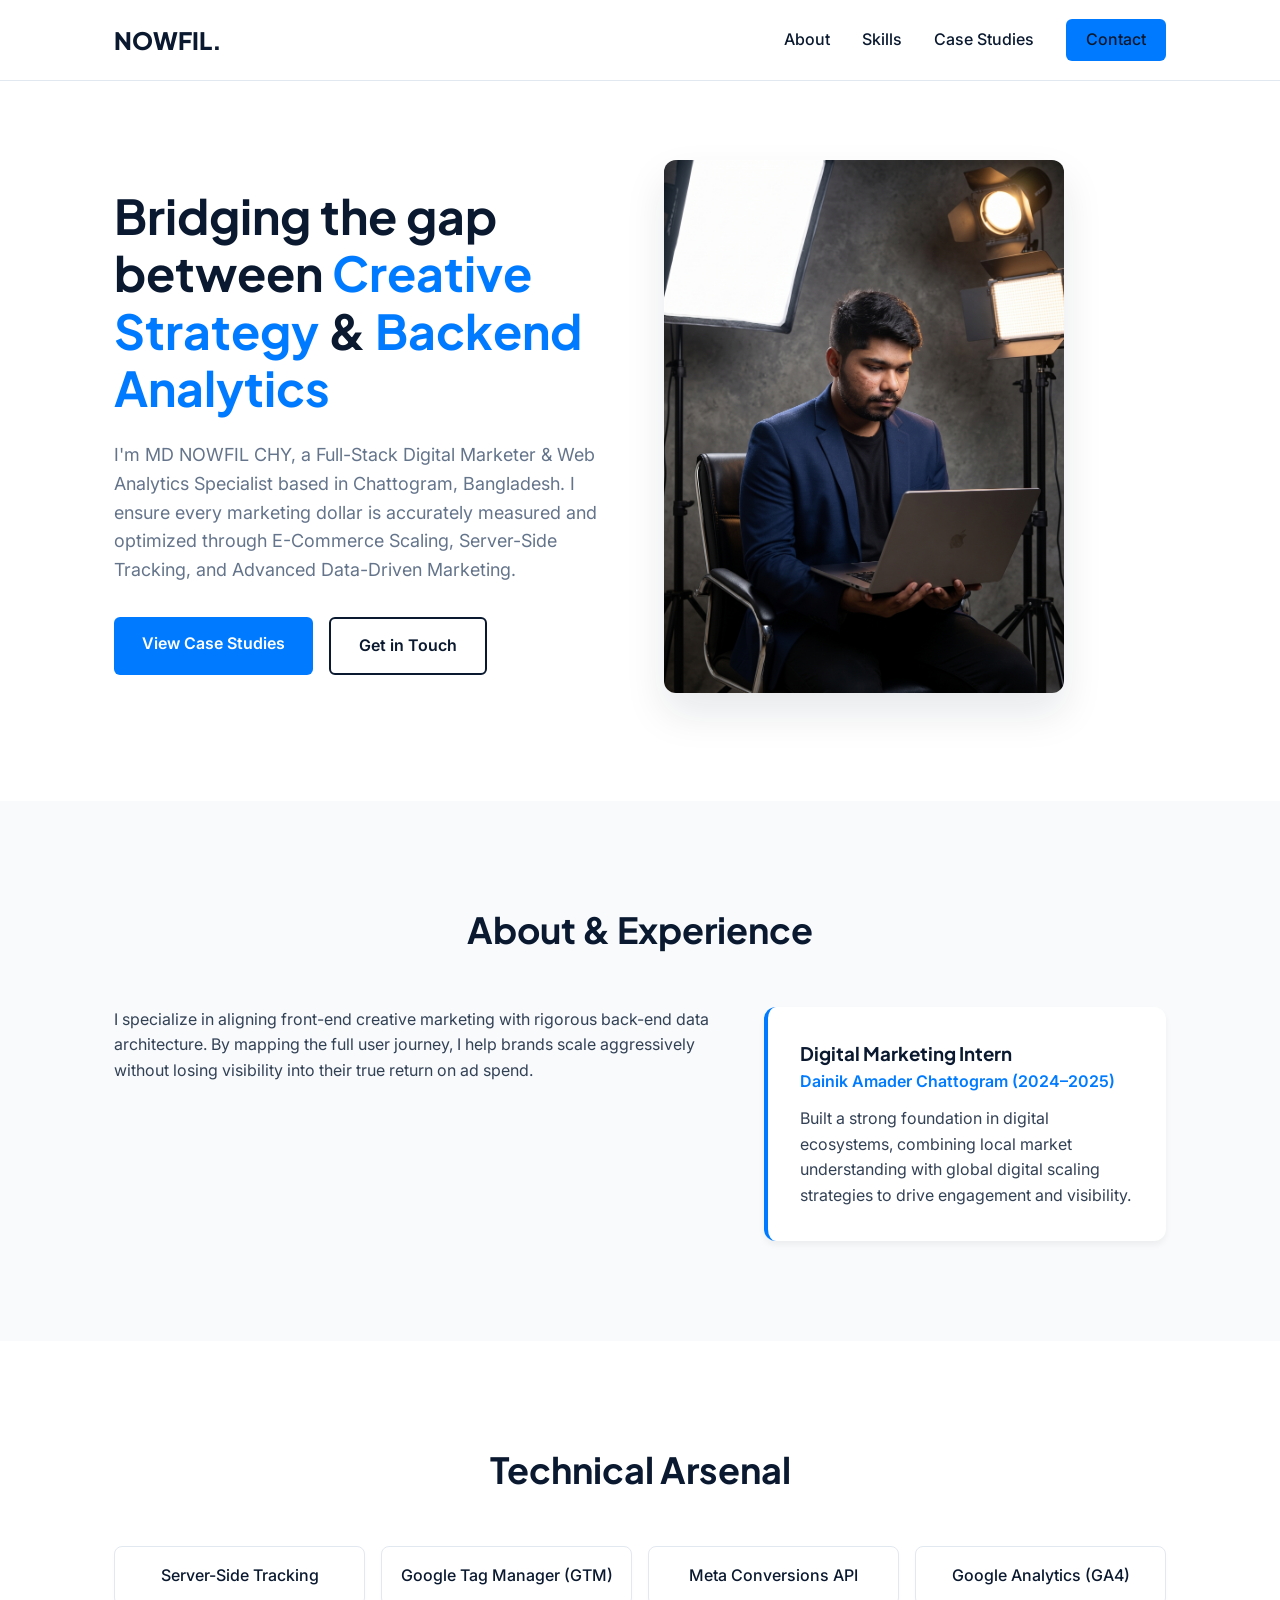
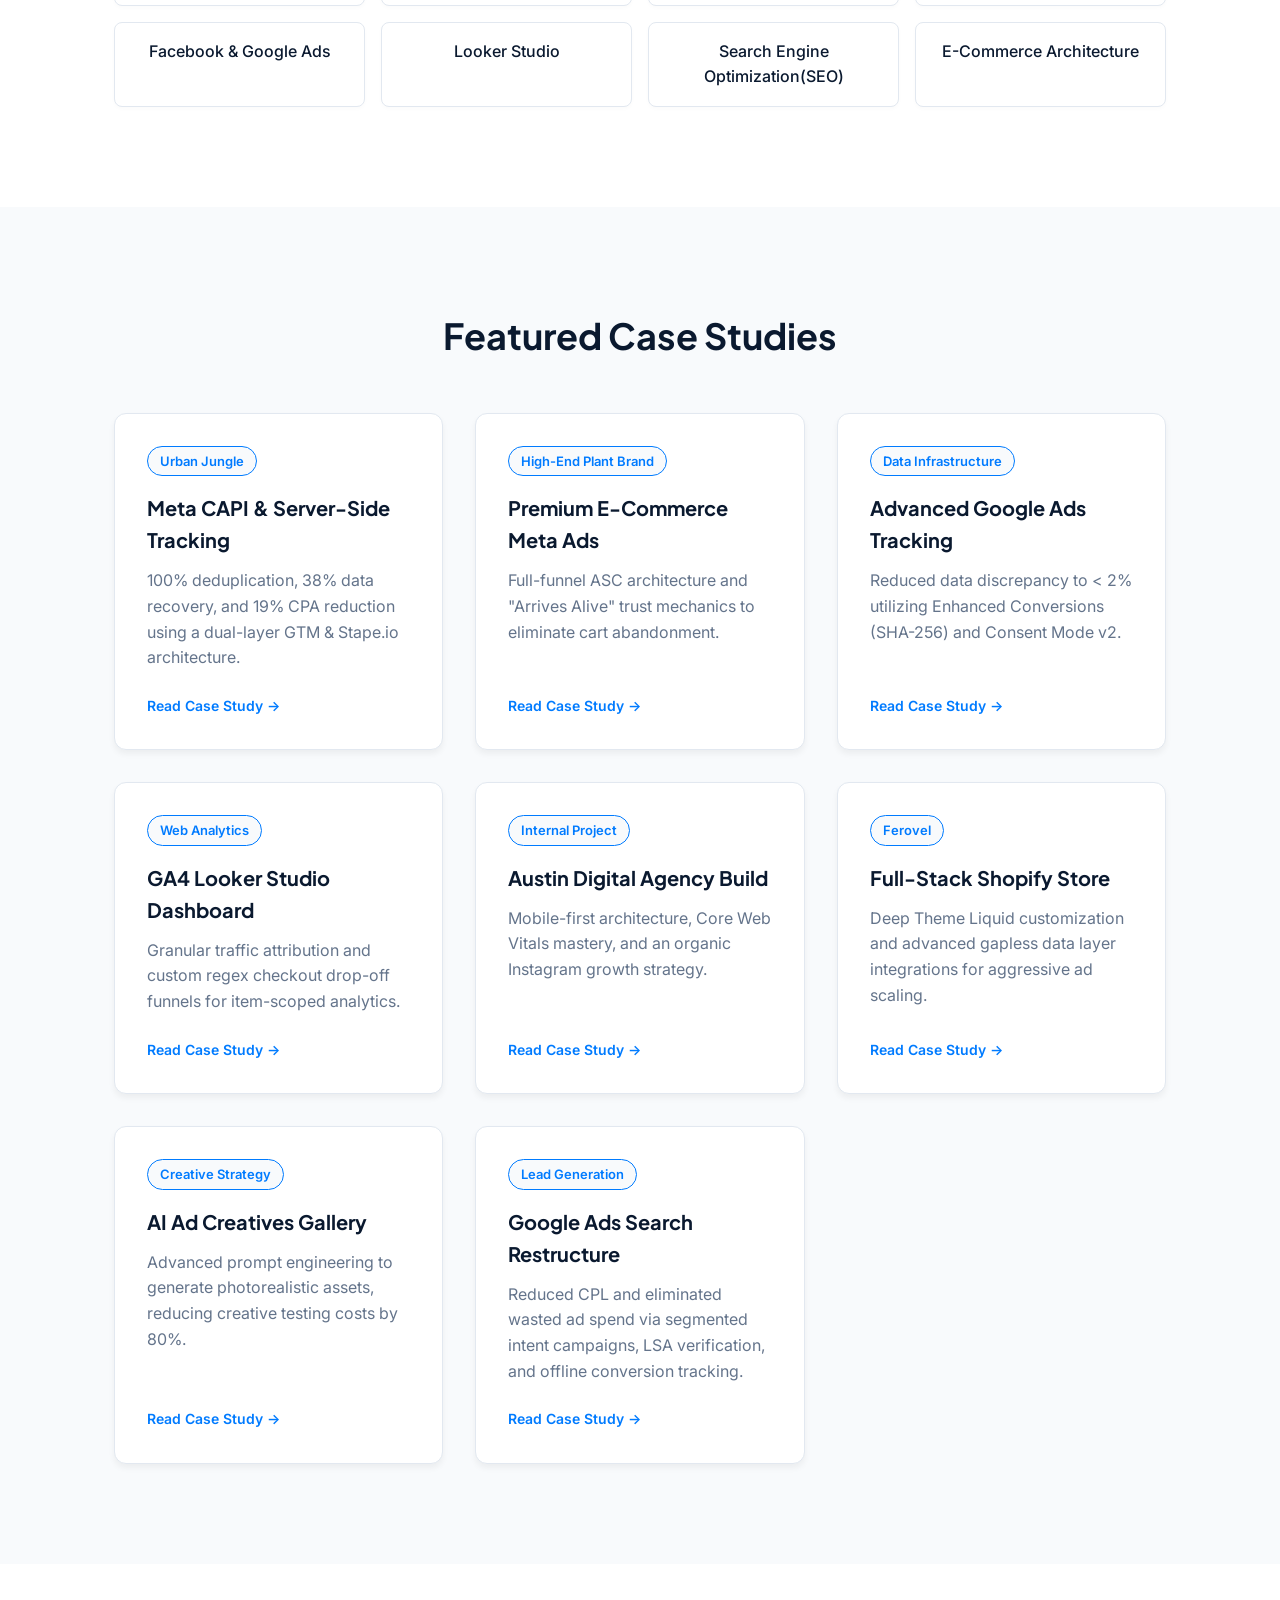
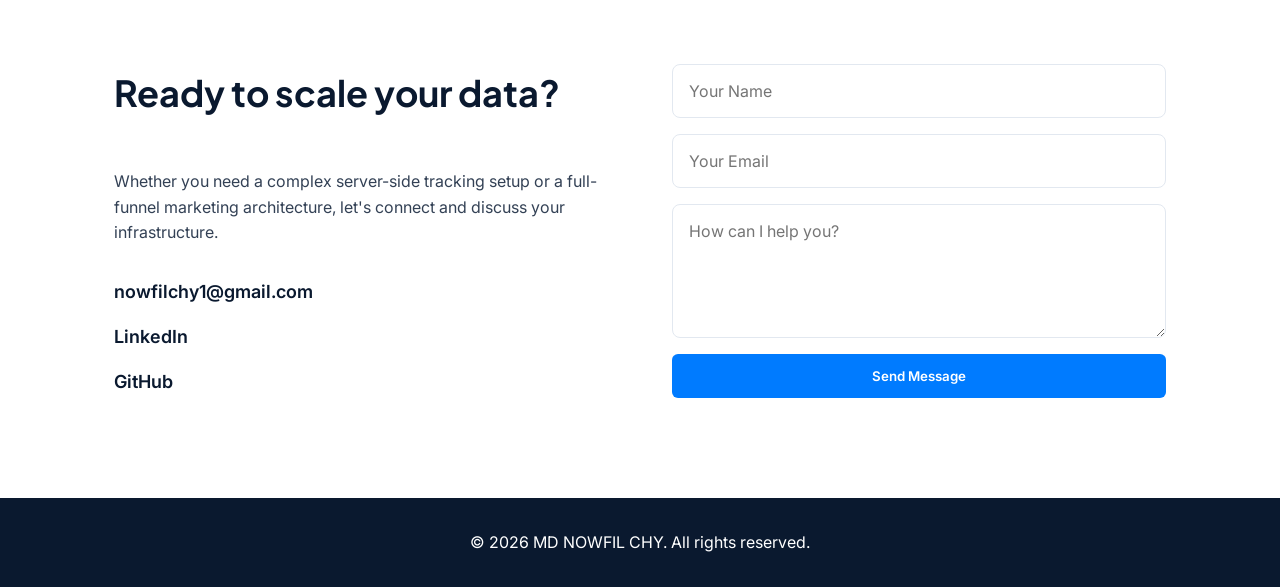
<file: index.html>
<!DOCTYPE html>
<html lang="en">
<head>
    <meta charset="UTF-8">
    <meta name="viewport" content="width=device-width, initial-scale=1.0">
    <title>MD NOWFIL CHY | Web Analytics & Digital Marketing Specialist</title>
    <link rel="preconnect" href="https://fonts.googleapis.com">
    <link rel="preconnect" href="https://fonts.gstatic.com" crossorigin>
    <link href="https://fonts.googleapis.com/css2?family=Inter:wght@400;500;600&family=Plus+Jakarta+Sans:wght@500;700;800&display=swap" rel="stylesheet">
    <link rel="stylesheet" href="style.css">
</head>
<body>

    <!-- Sticky Navigation -->
    <nav class="navbar">
        <div class="container nav-container">
            <a href="index.html" class="logo">NOWFIL.</a>
            <ul class="nav-links">
                <li><a href="#about">About</a></li>
                <li><a href="#skills">Skills</a></li>
                <li><a href="#work">Case Studies</a></li>
                <li><a href="#contact" class="btn-small">Contact</a></li>
            </ul>
        </div>
    </nav>

    <!-- Hero Section -->
    <header id="hero">
        <div class="container hero-container">
            <div class="hero-content">
                <h1>Bridging the gap between <span class="highlight">Creative Strategy</span> & <span class="highlight">Backend Analytics</span></h1>
                <p class="bio">I'm MD NOWFIL CHY, a Full-Stack Digital Marketer & Web Analytics Specialist based in Chattogram, Bangladesh. I ensure every marketing dollar is accurately measured and optimized through E-Commerce Scaling, Server-Side Tracking, and Advanced Data-Driven Marketing.</p>
                <div class="hero-buttons">
                    <a href="#work" class="btn-primary">View Case Studies</a>
                    <a href="#contact" class="btn-secondary">Get in Touch</a>
                </div>
            </div>
            <div class="hero-image">
                <div class="image-placeholder">
                    <!-- Updated with your exact image file name -->
                    <img src="MD_NOWFIL_CHY.jpg" alt="MD Nowfil Chy - Headshot">
                </div>
            </div>
        </div>
    </header>

    <!-- About Section -->
    <section id="about" class="bg-light">
        <div class="container">
            <h2 class="section-title">About & Experience</h2>
            <div class="about-grid">
                <div class="about-text">
                    <p>I specialize in aligning front-end creative marketing with rigorous back-end data architecture. By mapping the full user journey, I help brands scale aggressively without losing visibility into their true return on ad spend.</p>
                </div>
                <div class="experience-card">
                    <h3>Digital Marketing Intern</h3>
                    <p class="company">Dainik Amader Chattogram (2024–2025)</p>
                    <p>Built a strong foundation in digital ecosystems, combining local market understanding with global digital scaling strategies to drive engagement and visibility.</p>
                </div>
            </div>
        </div>
    </section>

    <!-- Technical Skills Section -->
    <section id="skills">
        <div class="container">
            <h2 class="section-title">Technical Arsenal</h2>
            <div class="skills-grid">
                <div class="skill-item">Server-Side Tracking</div>
                <div class="skill-item">Google Tag Manager (GTM)</div>
                <div class="skill-item">Meta Conversions API</div>
                <div class="skill-item">Google Analytics (GA4)</div>
                <div class="skill-item">Facebook & Google Ads</div>
                <div class="skill-item">Looker Studio</div>
                <div class="skill-item">Search Engine Optimization(SEO)</div>
                <div class="skill-item">E-Commerce Architecture</div>
    
            </div>
        </div>
    </section>

    <!-- Case Studies Section (Grid Format) -->
    <section id="work" class="bg-light">
        <div class="container">
            <h2 class="section-title">Featured Case Studies</h2>
            
            <div class="projects-grid">
                
                <!-- Card 1 -->
                <a href="case-study-urban-jungle.html" class="project-card-link">
                    <div class="project-card">
                        <span class="client-tag">Urban Jungle</span>
                        <h4>Meta CAPI & Server-Side Tracking</h4>
                        <p>100% deduplication, 38% data recovery, and 19% CPA reduction using a dual-layer GTM & Stape.io architecture.</p>
                        <span class="read-more">Read Case Study →</span>
                    </div>
                </a>

                <!-- Card 2 -->
                <a href="case-study-premium-plant.html" class="project-card-link">
                    <div class="project-card">
                        <span class="client-tag">High-End Plant Brand</span>
                        <h4>Premium E-Commerce Meta Ads</h4>
                        <p>Full-funnel ASC architecture and "Arrives Alive" trust mechanics to eliminate cart abandonment.</p>
                        <span class="read-more">Read Case Study →</span>
                    </div>
                </a>

                <!-- Card 3 -->
                <a href="case-study-google-ads.html" class="project-card-link">
                    <div class="project-card">
                        <span class="client-tag">Data Infrastructure</span>
                        <h4>Advanced Google Ads Tracking</h4>
                        <p>Reduced data discrepancy to < 2% utilizing Enhanced Conversions (SHA-256) and Consent Mode v2.</p>
                        <span class="read-more">Read Case Study →</span>
                    </div>
                </a>

                <!-- Card 4 -->
                <a href="case-study-looker-studio.html" class="project-card-link">
                    <div class="project-card">
                        <span class="client-tag">Web Analytics</span>
                        <h4>GA4 Looker Studio Dashboard</h4>
                        <p>Granular traffic attribution and custom regex checkout drop-off funnels for item-scoped analytics.</p>
                        <span class="read-more">Read Case Study →</span>
                    </div>
                </a>

                <!-- Card 5 -->
                <a href="case-study-austin-digital.html" class="project-card-link">
                    <div class="project-card">
                        <span class="client-tag">Internal Project</span>
                        <h4>Austin Digital Agency Build</h4>
                        <p>Mobile-first architecture, Core Web Vitals mastery, and an organic Instagram growth strategy.</p>
                        <span class="read-more">Read Case Study →</span>
                    </div>
                </a>

                <!-- Card 6 -->
                <a href="case-study-ferovel.html" class="project-card-link">
                    <div class="project-card">
                        <span class="client-tag">Ferovel</span>
                        <h4>Full-Stack Shopify Store</h4>
                        <p>Deep Theme Liquid customization and advanced gapless data layer integrations for aggressive ad scaling.</p>
                        <span class="read-more">Read Case Study →</span>
                    </div>
                </a>

                <!-- Card 7 -->
                <a href="case-study-ai-creatives.html" class="project-card-link">
                    <div class="project-card">
                        <span class="client-tag">Creative Strategy</span>
                        <h4>AI Ad Creatives Gallery</h4>
                        <p>Advanced prompt engineering to generate photorealistic assets, reducing creative testing costs by 80%.</p>
                        <span class="read-more">Read Case Study →</span>
                    </div>
                </a>
<!-- New Card: Google Ads Lead Generation -->
                <a href="case-study-google-ads-lead-gen.html" class="project-card-link">
                    <div class="project-card">
                        <span class="client-tag">Lead Generation</span>
                        <h4>Google Ads Search Restructure</h4>
                        <p>Reduced CPL and eliminated wasted ad spend via segmented intent campaigns, LSA verification, and offline conversion tracking.</p>
                        <span class="read-more">Read Case Study →</span>
                    </div>
                </a>
            </div>
        </div>
    </section>

    <!-- Contact Section -->
    <section id="contact">
        <div class="container contact-container">
            <div class="contact-text">
                <h2 class="section-title" style="text-align: left;">Ready to scale your data?</h2>
                <p>Whether you need a complex server-side tracking setup or a full-funnel marketing architecture, let's connect and discuss your infrastructure.</p>
                <div class="social-links">
                    <a href="mailto:nowfilchy1@gmail.com">nowfilchy1@gmail.com</a>
                    <a href="https://www.linkedin.com/in/md-nowfil-chy/" target="_blank">LinkedIn</a>
                    <a href="https://github.com/mdnowfil-chy" target="_blank">GitHub</a>
                </div>
            </div>
            <form class="contact-form" action="#" method="POST">
                <input type="text" placeholder="Your Name" required>
                <input type="email" placeholder="Your Email" required>
                <textarea rows="5" placeholder="How can I help you?" required></textarea>
                <button type="submit" class="btn-primary">Send Message</button>
            </form>
        </div>
    </section>

    <footer>
        <p>&copy; 2026 MD NOWFIL CHY. All rights reserved.</p>
    </footer>

</body>
</html>
</file>
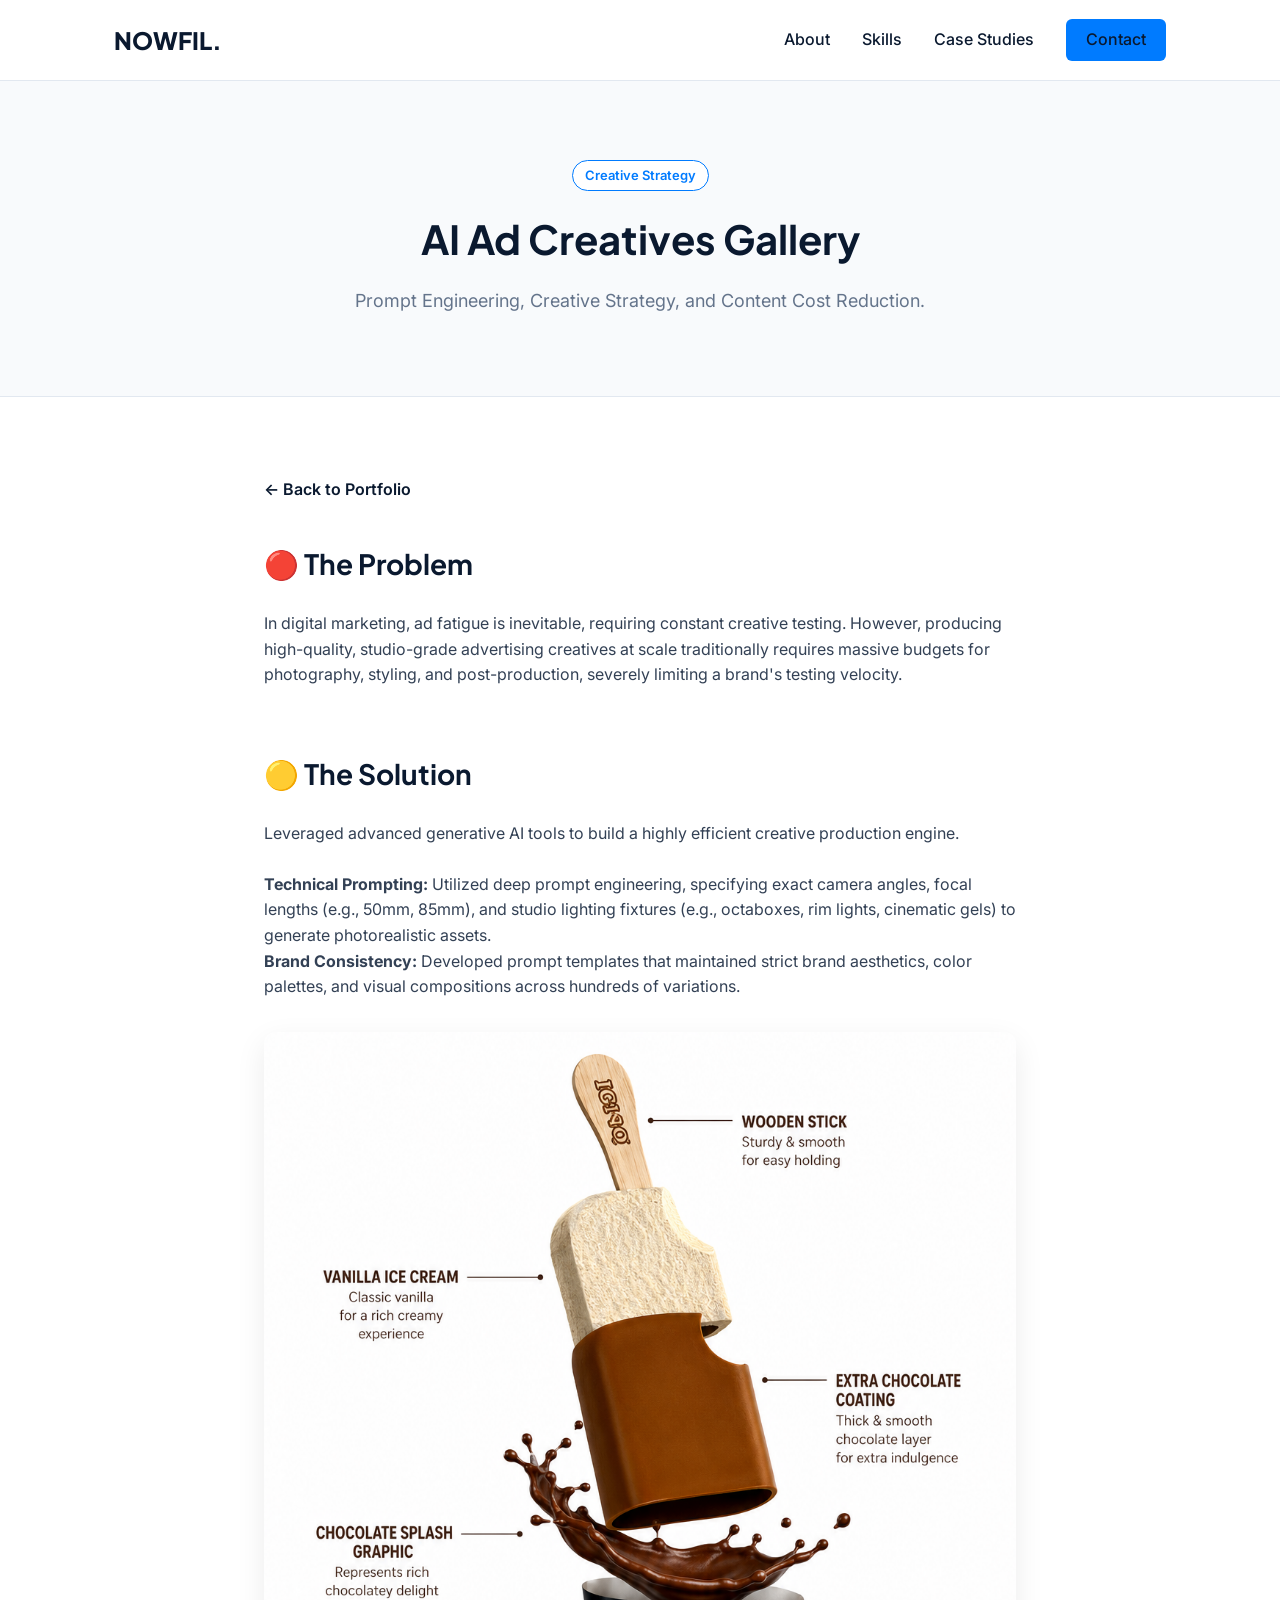
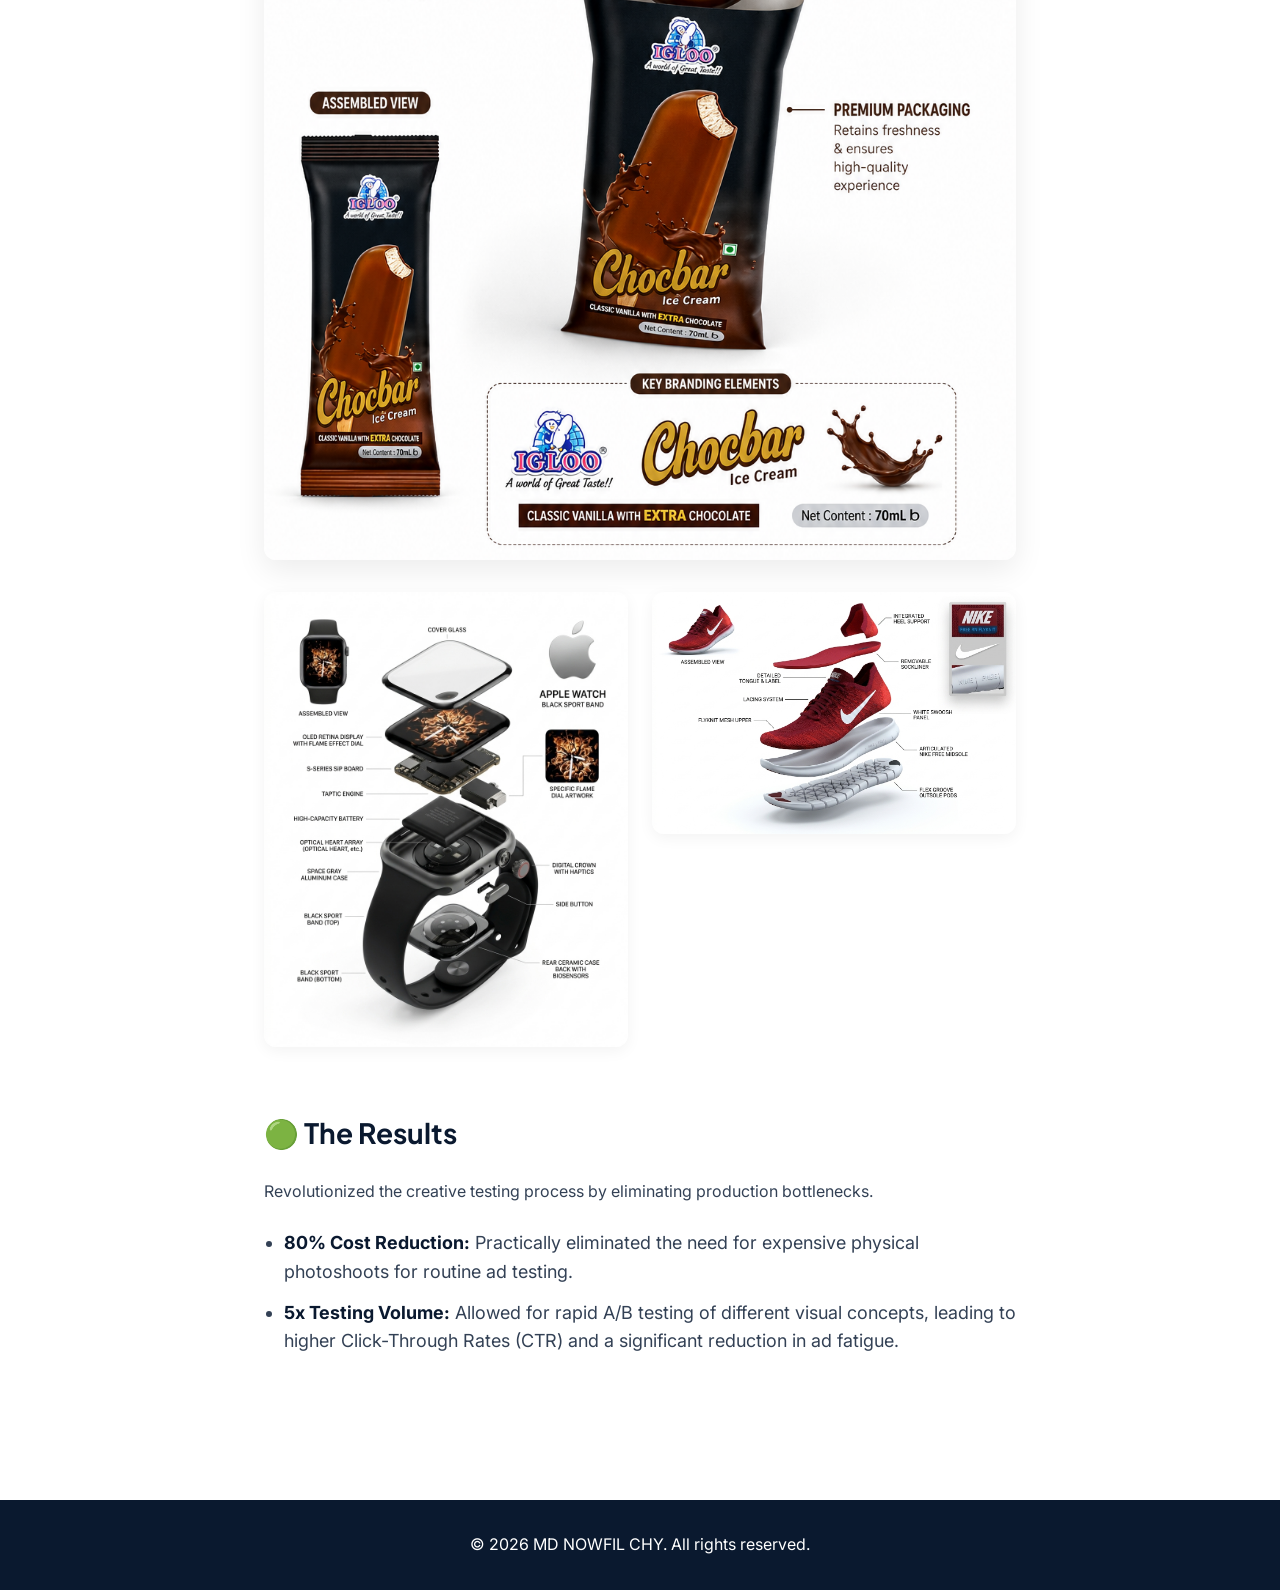
<file: case-study-ai-creatives.html>
<!DOCTYPE html>
<html lang="en">
<head>
    <meta charset="UTF-8">
    <meta name="viewport" content="width=device-width, initial-scale=1.0">
    <title>AI Ad Creatives Gallery | MD NOWFIL CHY</title>
    <link href="https://fonts.googleapis.com/css2?family=Inter:wght@400;500;600&family=Plus+Jakarta+Sans:wght@500;700;800&display=swap" rel="stylesheet">
    <link rel="stylesheet" href="style.css">
</head>
<body>

    <!-- Sticky Navigation -->
    <nav class="navbar">
        <div class="container nav-container">
            <a href="index.html" class="logo">NOWFIL.</a>
            <ul class="nav-links">
                <li><a href="index.html#about">About</a></li>
                <li><a href="index.html#skills">Skills</a></li>
                <li><a href="index.html#work">Case Studies</a></li>
                <li><a href="index.html#contact" class="btn-small">Contact</a></li>
            </ul>
        </div>
    </nav>

    <!-- Case Study Header -->
    <header class="cs-header">
        <div class="container">
            <span class="client-tag">Creative Strategy</span>
            <h1>AI Ad Creatives Gallery</h1>
            <p class="bio" style="max-width: 600px; margin: 0 auto;">Prompt Engineering, Creative Strategy, and Content Cost Reduction.</p>
        </div>
    </header>

    <!-- Case Study Content -->
    <main class="cs-content-container">
        <a href="index.html#work" class="back-link">← Back to Portfolio</a>

        <div class="cs-section">
            <h2>🔴 The Problem</h2>
            <p>In digital marketing, ad fatigue is inevitable, requiring constant creative testing. However, producing high-quality, studio-grade advertising creatives at scale traditionally requires massive budgets for photography, styling, and post-production, severely limiting a brand's testing velocity.</p>
        </div>

        <div class="cs-section">
            <h2>🟡 The Solution</h2>
            <p>Leveraged advanced generative AI tools to build a highly efficient creative production engine.<br><br><strong>Technical Prompting:</strong> Utilized deep prompt engineering, specifying exact camera angles, focal lengths (e.g., 50mm, 85mm), and studio lighting fixtures (e.g., octaboxes, rim lights, cinematic gels) to generate photorealistic assets.<br><strong>Brand Consistency:</strong> Developed prompt templates that maintained strict brand aesthetics, color palettes, and visual compositions across hundreds of variations.</p>
            
            <!-- Hero Creative Image -->
            <img src="IGLOO Brand Creative Ad.png" alt="IGLOO Brand Exploded View Creative Ad" class="cs-image-full" style="margin-top: 32px;">
            
            <!-- Secondary Creatives Grid -->
            <div class="cs-image-grid" style="margin-top: 24px;">
                <img src="Apple Watch For Creative Ad.jpg" alt="Apple Watch Component Breakdown Creative Ad">
                <img src="Nike Shoe For Creative Ad.jpg" alt="Nike Shoe Anatomy Creative Ad">
            </div>
        </div>

        <div class="cs-section">
            <h2>🟢 The Results</h2>
            <p>Revolutionized the creative testing process by eliminating production bottlenecks.</p>
            
            <ul class="results-list" style="margin-top: 24px; font-size: 18px;">
                <li><strong>80% Cost Reduction:</strong> Practically eliminated the need for expensive physical photoshoots for routine ad testing.</li><li><strong>5x Testing Volume:</strong> Allowed for rapid A/B testing of different visual concepts, leading to higher Click-Through Rates (CTR) and a significant reduction in ad fatigue.</li>
            </ul>
        </div>
        
    </main>

    <footer>
        <p>&copy; 2026 MD NOWFIL CHY. All rights reserved.</p>
    </footer>

</body>
</html>
</file>
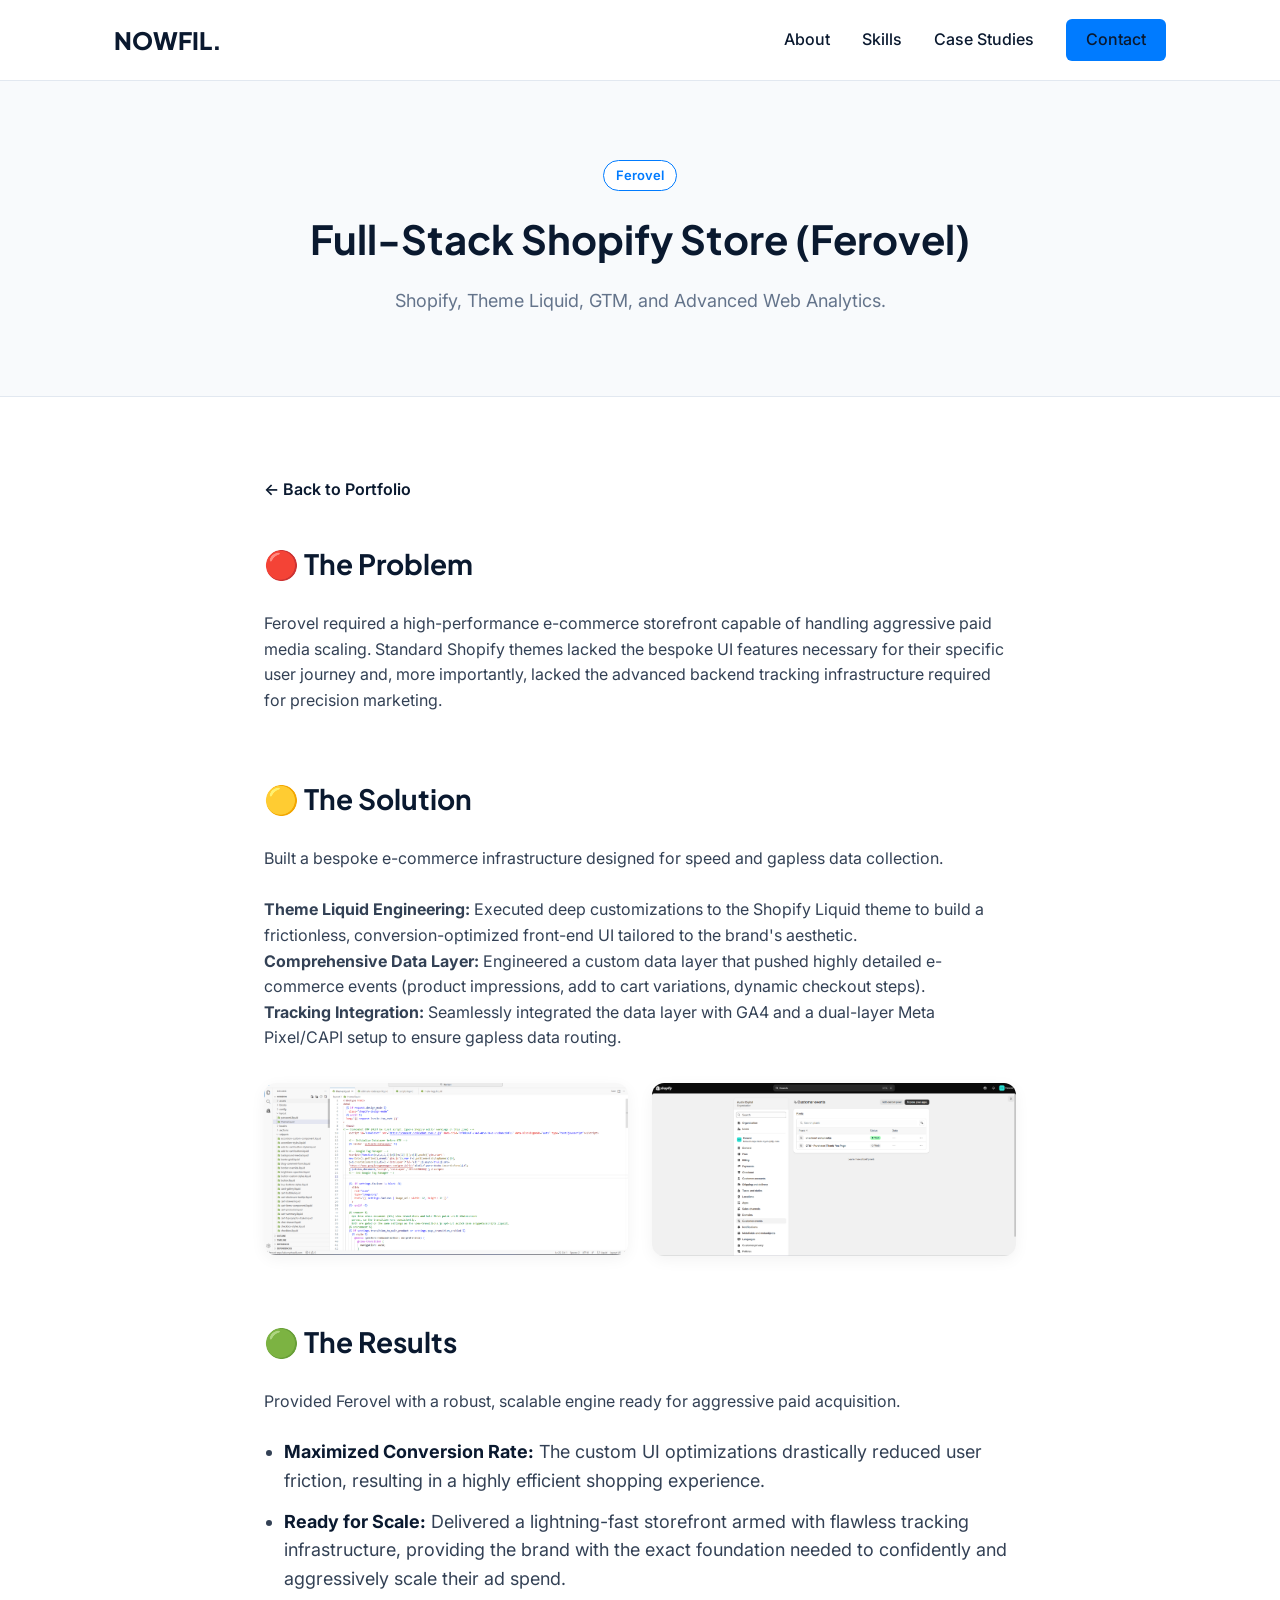
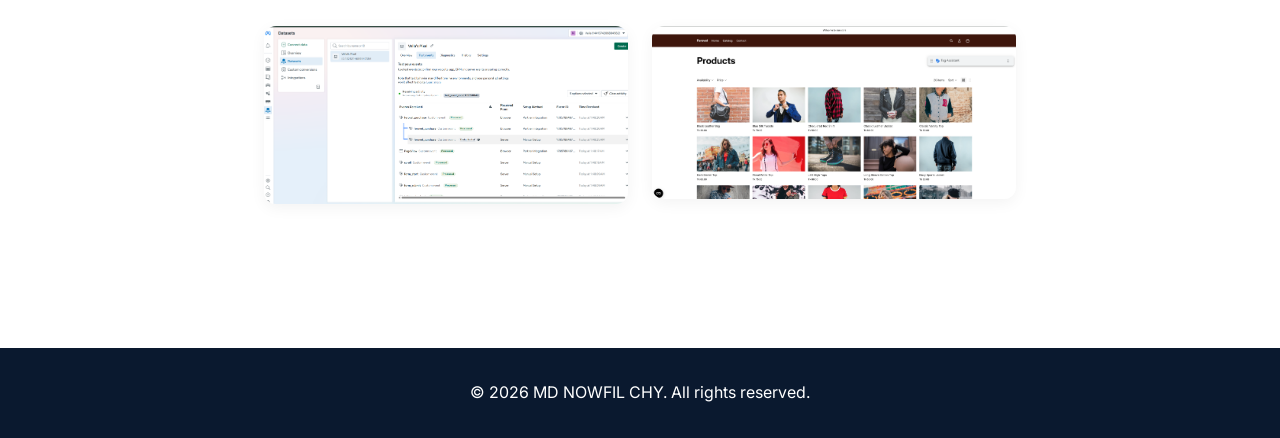
<file: case-study-ferovel.html>
<!DOCTYPE html>
<html lang="en">
<head>
    <meta charset="UTF-8">
    <meta name="viewport" content="width=device-width, initial-scale=1.0">
    <title>Full-Stack Shopify Store (Ferovel) | MD NOWFIL CHY</title>
    <link href="https://fonts.googleapis.com/css2?family=Inter:wght@400;500;600&family=Plus+Jakarta+Sans:wght@500;700;800&display=swap" rel="stylesheet">
    <link rel="stylesheet" href="style.css">
</head>
<body>

    <!-- Sticky Navigation -->
    <nav class="navbar">
        <div class="container nav-container">
            <a href="index.html" class="logo">NOWFIL.</a>
            <ul class="nav-links">
                <li><a href="index.html#about">About</a></li>
                <li><a href="index.html#skills">Skills</a></li>
                <li><a href="index.html#work">Case Studies</a></li>
                <li><a href="index.html#contact" class="btn-small">Contact</a></li>
            </ul>
        </div>
    </nav>

    <!-- Case Study Header -->
    <header class="cs-header">
        <div class="container">
            <span class="client-tag">Ferovel</span>
            <h1>Full-Stack Shopify Store (Ferovel)</h1>
            <p class="bio" style="max-width: 600px; margin: 0 auto;">Shopify, Theme Liquid, GTM, and Advanced Web Analytics.</p>
        </div>
    </header>

    <!-- Case Study Content -->
    <main class="cs-content-container">
        <a href="index.html#work" class="back-link">← Back to Portfolio</a>

        <div class="cs-section">
            <h2>🔴 The Problem</h2>
            <p>Ferovel required a high-performance e-commerce storefront capable of handling aggressive paid media scaling. Standard Shopify themes lacked the bespoke UI features necessary for their specific user journey and, more importantly, lacked the advanced backend tracking infrastructure required for precision marketing.</p>
        </div>

        <div class="cs-section">
            <h2>🟡 The Solution</h2>
            <p>Built a bespoke e-commerce infrastructure designed for speed and gapless data collection.<br><br><strong>Theme Liquid Engineering:</strong> Executed deep customizations to the Shopify Liquid theme to build a frictionless, conversion-optimized front-end UI tailored to the brand's aesthetic.<br><strong>Comprehensive Data Layer:</strong> Engineered a custom data layer that pushed highly detailed e-commerce events (product impressions, add to cart variations, dynamic checkout steps).<br><strong>Tracking Integration:</strong> Seamlessly integrated the data layer with GA4 and a dual-layer Meta Pixel/CAPI setup to ensure gapless data routing.</p>
            
            <div class="cs-image-grid">
                <img src="Shopify_Code Snippets.png" alt="Shopify Theme Liquid Engineering and GTM Integration">
                <img src="Shopify_Checkout_Pixel.png" alt="Shopify Customer Events Checkout Pixel Configuration">
            </div>
        </div>

        <div class="cs-section">
            <h2>🟢 The Results</h2>
            <p>Provided Ferovel with a robust, scalable engine ready for aggressive paid acquisition.</p>
            
            <ul class="results-list" style="margin-top: 24px; font-size: 18px;">
                <li><strong>Maximized Conversion Rate:</strong> The custom UI optimizations drastically reduced user friction, resulting in a highly efficient shopping experience.</li><li><strong>Ready for Scale:</strong> Delivered a lightning-fast storefront armed with flawless tracking infrastructure, providing the brand with the exact foundation needed to confidently and aggressively scale their ad spend.</li>
            </ul>
            
            <div class="cs-image-grid" style="margin-top: 32px;">
                <img src="FB SHOPIFY Events Recieved_3.png" alt="Facebook Shopify Events Received">
                <img src="shopify-store.png" alt="Shopify Live Storefront Setup">
            </div>
        </div>
        
    </main>

    <footer>
        <p>&copy; 2026 MD NOWFIL CHY. All rights reserved.</p>
    </footer>

</body>
</html>
</file>
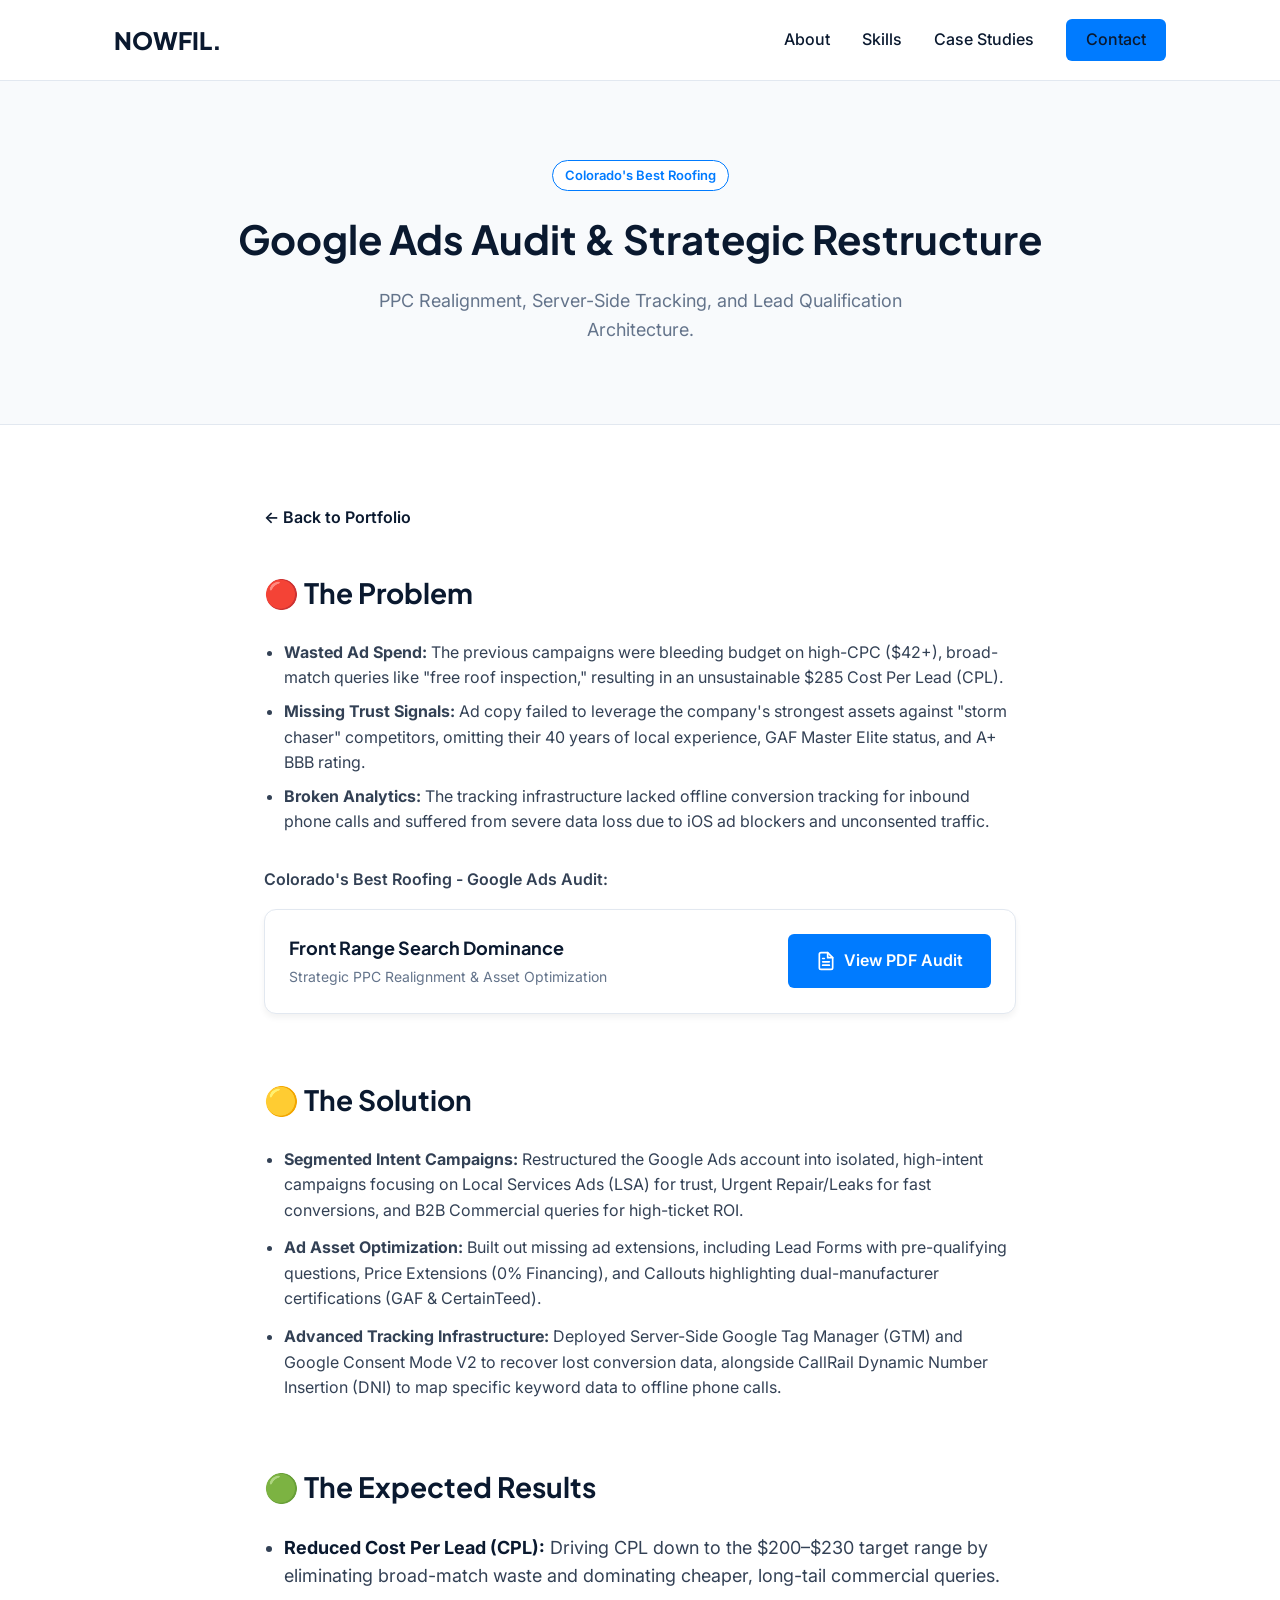
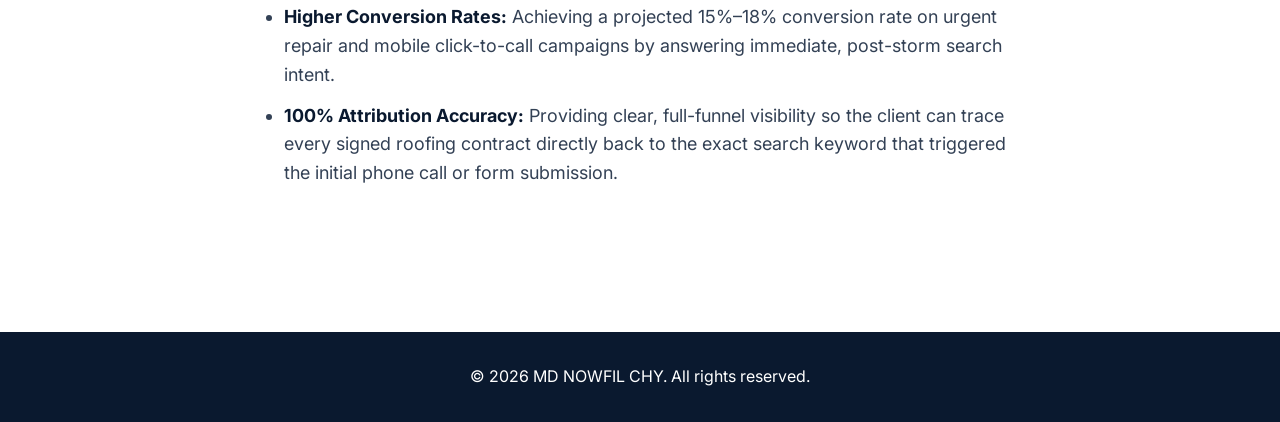
<file: case-study-google-ads-lead-gen.html>
<!DOCTYPE html>
<html lang="en">
<head>
    <meta charset="UTF-8">
    <meta name="viewport" content="width=device-width, initial-scale=1.0">
    <title>Colorado's Best Roofing Google Ads Restructure | MD NOWFIL CHY</title>
    <link href="https://fonts.googleapis.com/css2?family=Inter:wght@400;500;600&family=Plus+Jakarta+Sans:wght@500;700;800&display=swap" rel="stylesheet">
    <link rel="stylesheet" href="style.css">
</head>
<body>

    <!-- Sticky Navigation -->
    <nav class="navbar">
        <div class="container nav-container">
            <a href="index.html" class="logo">NOWFIL.</a>
            <ul class="nav-links">
                <li><a href="index.html#about">About</a></li>
                <li><a href="index.html#skills">Skills</a></li>
                <li><a href="index.html#work">Case Studies</a></li>
                <li><a href="index.html#contact" class="btn-small">Contact</a></li>
            </ul>
        </div>
    </nav>

    <!-- Case Study Header -->
    <header class="cs-header">
        <div class="container">
            <span class="client-tag">Colorado's Best Roofing</span>
            <h1>Google Ads Audit & Strategic Restructure</h1>
            <p class="bio" style="max-width: 600px; margin: 0 auto;">PPC Realignment, Server-Side Tracking, and Lead Qualification Architecture.</p>
        </div>
    </header>

    <!-- Case Study Content -->
    <main class="cs-content-container">
        <a href="index.html#work" class="back-link">← Back to Portfolio</a>

        <div class="cs-section">
            <h2>🔴 The Problem</h2>
            <ul style="margin-left: 20px; margin-bottom: 24px; margin-top: 12px;">
                <li style="margin-bottom: 8px;"><strong>Wasted Ad Spend:</strong> The previous campaigns were bleeding budget on high-CPC ($42+), broad-match queries like "free roof inspection," resulting in an unsustainable $285 Cost Per Lead (CPL).</li>
                <li style="margin-bottom: 8px;"><strong>Missing Trust Signals:</strong> Ad copy failed to leverage the company's strongest assets against "storm chaser" competitors, omitting their 40 years of local experience, GAF Master Elite status, and A+ BBB rating.</li>
                <li style="margin-bottom: 8px;"><strong>Broken Analytics:</strong> The tracking infrastructure lacked offline conversion tracking for inbound phone calls and suffered from severe data loss due to iOS ad blockers and unconsented traffic.</li>
            </ul>

            <p style="margin-top: 32px; font-weight: 600;">Colorado's Best Roofing - Google Ads Audit:</p>
            
            <!-- PDF Presentation Link Card -->
            <div style="margin-top: 16px; padding: 24px; background-color: var(--white); border: 1px solid var(--border-color); border-radius: 12px; display: flex; align-items: center; justify-content: space-between; box-shadow: 0 4px 6px rgba(0,0,0,0.05); flex-wrap: wrap; gap: 16px;">
                <div>
                    <h3 style="margin-bottom: 4px; font-size: 18px; color: var(--navy);">Front Range Search Dominance</h3>
                    <p style="color: var(--text-muted); font-size: 14px; margin-bottom: 0;">Strategic PPC Realignment & Asset Optimization</p>
                </div>
                <a href="Front_Range_Search_Dominance.pdf" target="_blank" class="btn-primary" style="text-decoration: none; display: inline-flex; align-items: center; gap: 8px;">
                    <!-- PDF Icon SVG -->
                    <svg width="20" height="20" viewBox="0 0 24 24" fill="none" stroke="currentColor" stroke-width="2" stroke-linecap="round" stroke-linejoin="round"><path d="M14 2H6a2 2 0 0 0-2 2v16a2 2 0 0 0 2 2h12a2 2 0 0 0 2-2V8z"></path><polyline points="14 2 14 8 20 8"></polyline><line x1="16" y1="13" x2="8" y2="13"></line><line x1="16" y1="17" x2="8" y2="17"></line><polyline points="10 9 9 9 8 9"></polyline></svg>
                    View PDF Audit
                </a>
            </div>
        </div>

        <div class="cs-section">
            <h2>🟡 The Solution</h2>
            <ul style="margin-left: 20px; margin-bottom: 24px; margin-top: 12px;">
                <li style="margin-bottom: 12px;"><strong>Segmented Intent Campaigns:</strong> Restructured the Google Ads account into isolated, high-intent campaigns focusing on Local Services Ads (LSA) for trust, Urgent Repair/Leaks for fast conversions, and B2B Commercial queries for high-ticket ROI.</li>
                <li style="margin-bottom: 12px;"><strong>Ad Asset Optimization:</strong> Built out missing ad extensions, including Lead Forms with pre-qualifying questions, Price Extensions (0% Financing), and Callouts highlighting dual-manufacturer certifications (GAF & CertainTeed).</li>
                <li style="margin-bottom: 12px;"><strong>Advanced Tracking Infrastructure:</strong> Deployed Server-Side Google Tag Manager (GTM) and Google Consent Mode V2 to recover lost conversion data, alongside CallRail Dynamic Number Insertion (DNI) to map specific keyword data to offline phone calls.</li>
            </ul>
        </div>

        <div class="cs-section">
            <h2>🟢 The Expected Results</h2>
            <ul class="results-list" style="margin-top: 16px; font-size: 18px;">
                <li><strong>Reduced Cost Per Lead (CPL):</strong> Driving CPL down to the $200–$230 target range by eliminating broad-match waste and dominating cheaper, long-tail commercial queries.</li>
                <li><strong>Higher Conversion Rates:</strong> Achieving a projected 15%–18% conversion rate on urgent repair and mobile click-to-call campaigns by answering immediate, post-storm search intent.</li>
                <li><strong>100% Attribution Accuracy:</strong> Providing clear, full-funnel visibility so the client can trace every signed roofing contract directly back to the exact search keyword that triggered the initial phone call or form submission.</li>
            </ul>
        </div>
        
    </main>

    <footer>
        <p>&copy; 2026 MD NOWFIL CHY. All rights reserved.</p>
    </footer>

</body>
</html>
</file>
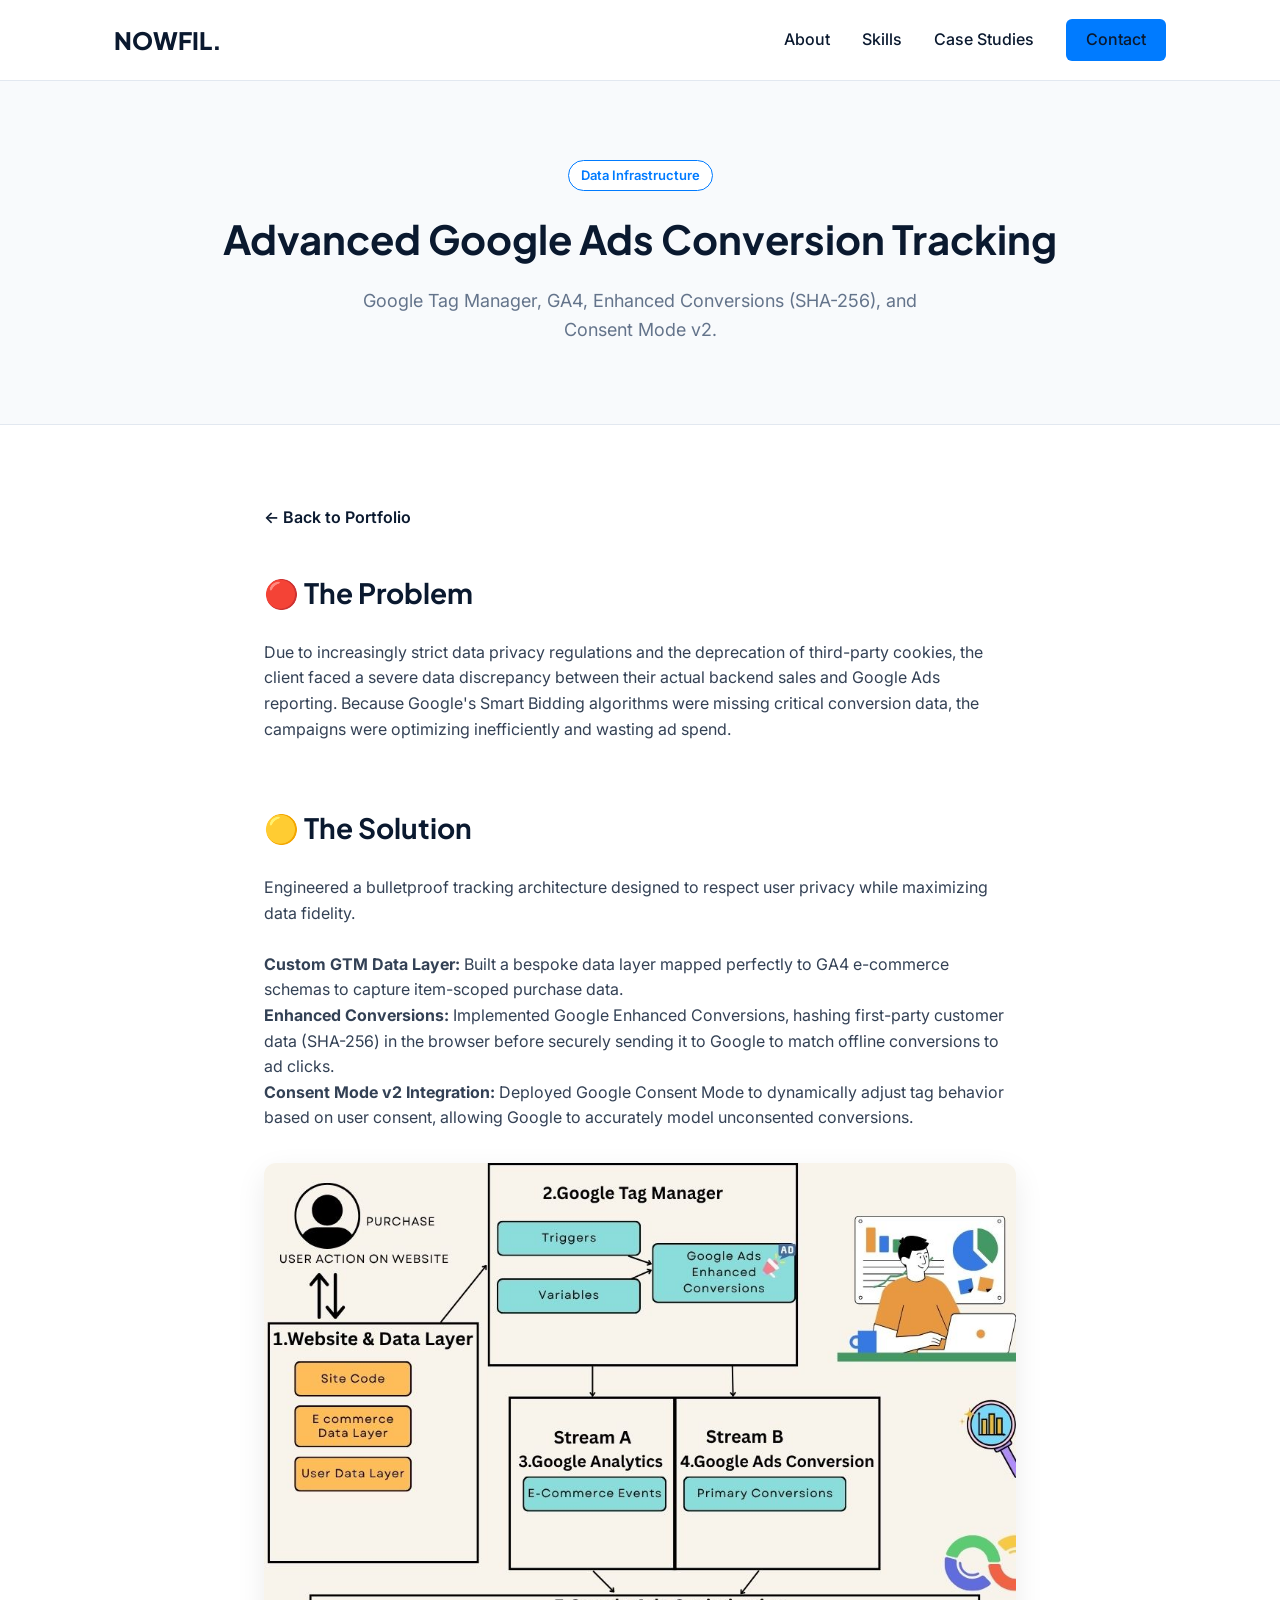
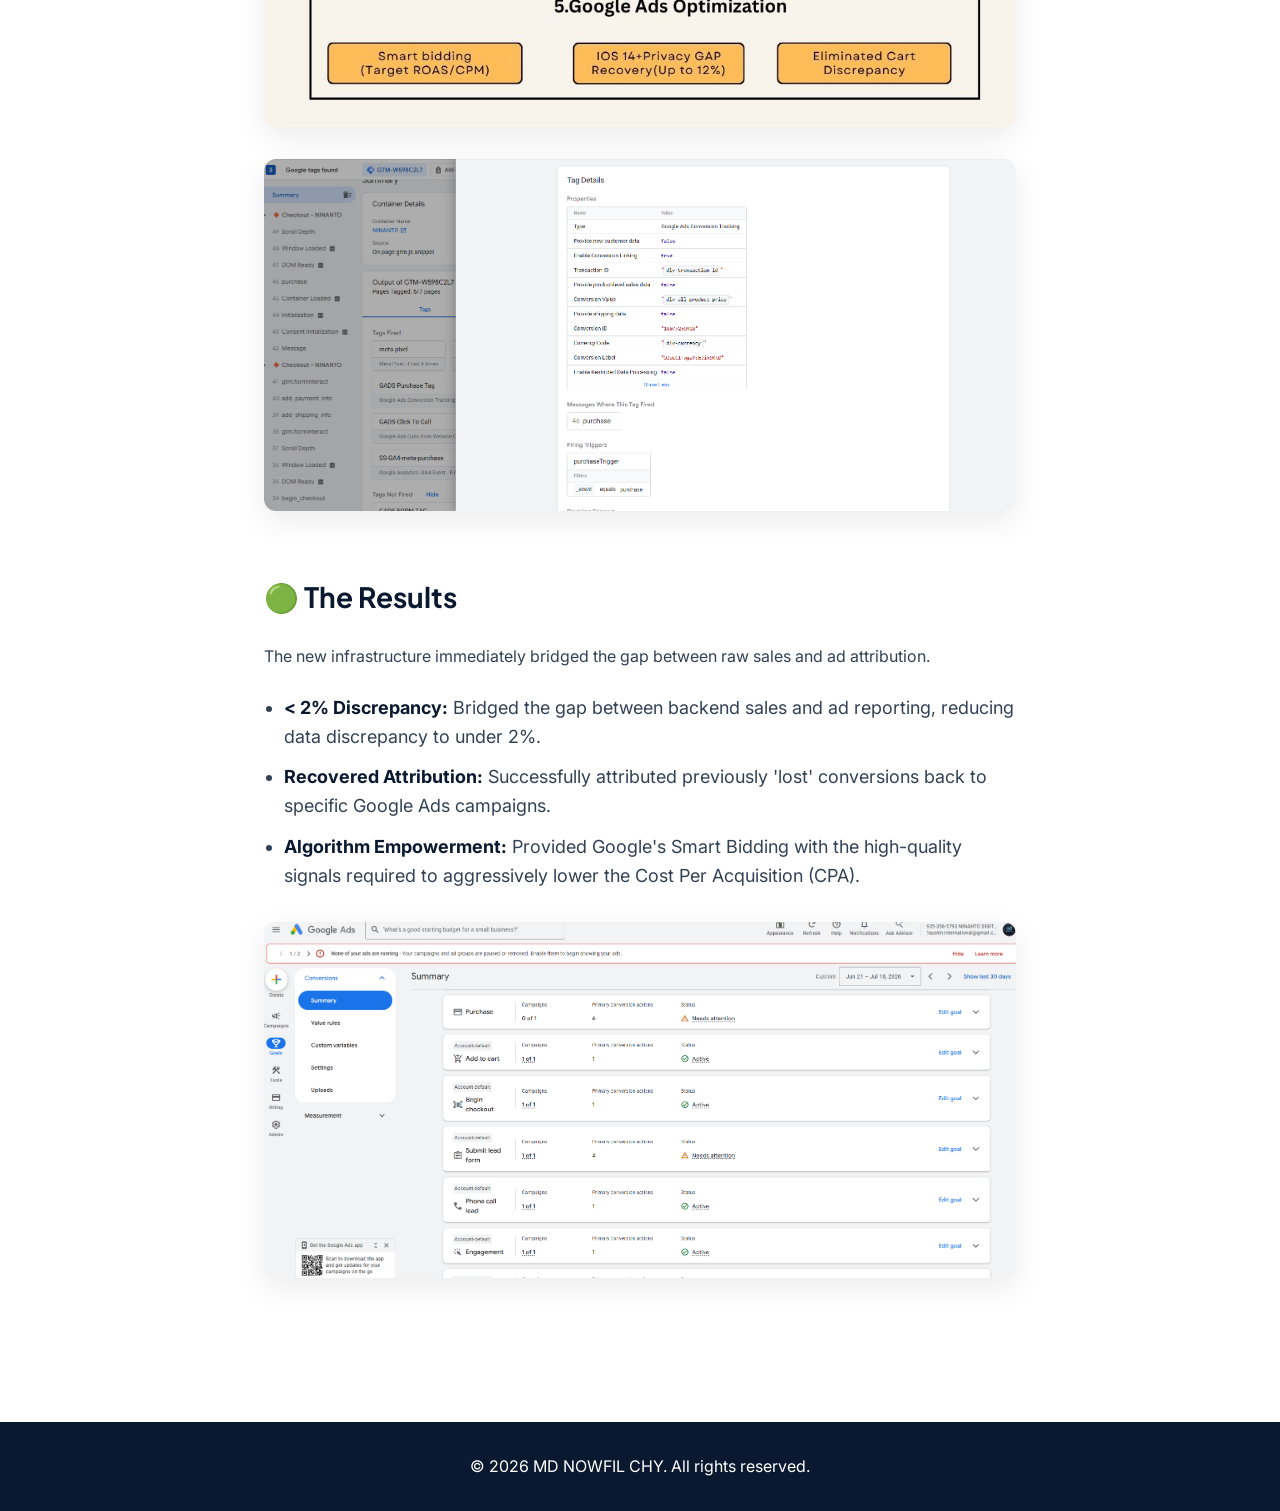
<file: case-study-google-ads.html>
<!DOCTYPE html>
<html lang="en">
<head>
    <meta charset="UTF-8">
    <meta name="viewport" content="width=device-width, initial-scale=1.0">
    <title>Advanced Google Ads Conversion Tracking | MD NOWFIL CHY</title>
    <link href="https://fonts.googleapis.com/css2?family=Inter:wght@400;500;600&family=Plus+Jakarta+Sans:wght@500;700;800&display=swap" rel="stylesheet">
    <link rel="stylesheet" href="style.css">
</head>
<body>

    <!-- Sticky Navigation -->
    <nav class="navbar">
        <div class="container nav-container">
            <a href="index.html" class="logo">NOWFIL.</a>
            <ul class="nav-links">
                <li><a href="index.html#about">About</a></li>
                <li><a href="index.html#skills">Skills</a></li>
                <li><a href="index.html#work">Case Studies</a></li>
                <li><a href="index.html#contact" class="btn-small">Contact</a></li>
            </ul>
        </div>
    </nav>

    <!-- Case Study Header -->
    <header class="cs-header">
        <div class="container">
            <span class="client-tag">Data Infrastructure</span>
            <h1>Advanced Google Ads Conversion Tracking</h1>
            <p class="bio" style="max-width: 600px; margin: 0 auto;">Google Tag Manager, GA4, Enhanced Conversions (SHA-256), and Consent Mode v2.</p>
        </div>
    </header>

    <!-- Case Study Content -->
    <main class="cs-content-container">
        <a href="index.html#work" class="back-link">← Back to Portfolio</a>

        <div class="cs-section">
            <h2>🔴 The Problem</h2>
            <p>Due to increasingly strict data privacy regulations and the deprecation of third-party cookies, the client faced a severe data discrepancy between their actual backend sales and Google Ads reporting. Because Google's Smart Bidding algorithms were missing critical conversion data, the campaigns were optimizing inefficiently and wasting ad spend.</p>
        </div>

        <div class="cs-section">
            <h2>🟡 The Solution</h2>
            <p>Engineered a bulletproof tracking architecture designed to respect user privacy while maximizing data fidelity.<br><br><strong>Custom GTM Data Layer:</strong> Built a bespoke data layer mapped perfectly to GA4 e-commerce schemas to capture item-scoped purchase data.<br><strong>Enhanced Conversions:</strong> Implemented Google Enhanced Conversions, hashing first-party customer data (SHA-256) in the browser before securely sending it to Google to match offline conversions to ad clicks.<br><strong>Consent Mode v2 Integration:</strong> Deployed Google Consent Mode to dynamically adjust tag behavior based on user consent, allowing Google to accurately model unconsented conversions.</p>
            
            <!-- Architecture Diagram -->
            <img src="Google -ADS -Conversion -Tracking -Ecosystem.jpg" alt="Google Ads Conversion Tracking Ecosystem Architecture" class="cs-image-full">
            
            <!-- GTM Tag Configuration -->
            <img src="GADS _PURCHASE TAG.png" alt="GTM Google Ads Purchase Tag Configuration" class="cs-image-full" style="margin-top: 24px;">
        </div>

        <div class="cs-section">
            <h2>🟢 The Results</h2>
            <p>The new infrastructure immediately bridged the gap between raw sales and ad attribution.</p>
            
            <ul class="results-list" style="margin-top: 24px; font-size: 18px;">
                <li><strong>< 2% Discrepancy:</strong> Bridged the gap between backend sales and ad reporting, reducing data discrepancy to under 2%.</li><li><strong>Recovered Attribution:</strong> Successfully attributed previously 'lost' conversions back to specific Google Ads campaigns.</li><li><strong>Algorithm Empowerment:</strong> Provided Google's Smart Bidding with the high-quality signals required to aggressively lower the Cost Per Acquisition (CPA).</li>
            </ul>
            
            <!-- Conversion Goals Screenshot -->
            <img src="Google Ads Converstion Action Goals.png" alt="Google Ads Conversion Action Goals Dashboard" class="cs-image-full" style="margin-top: 32px;">
        </div>
        
    </main>

    <footer>
        <p>&copy; 2026 MD NOWFIL CHY. All rights reserved.</p>
    </footer>

</body>
</html>
</file>
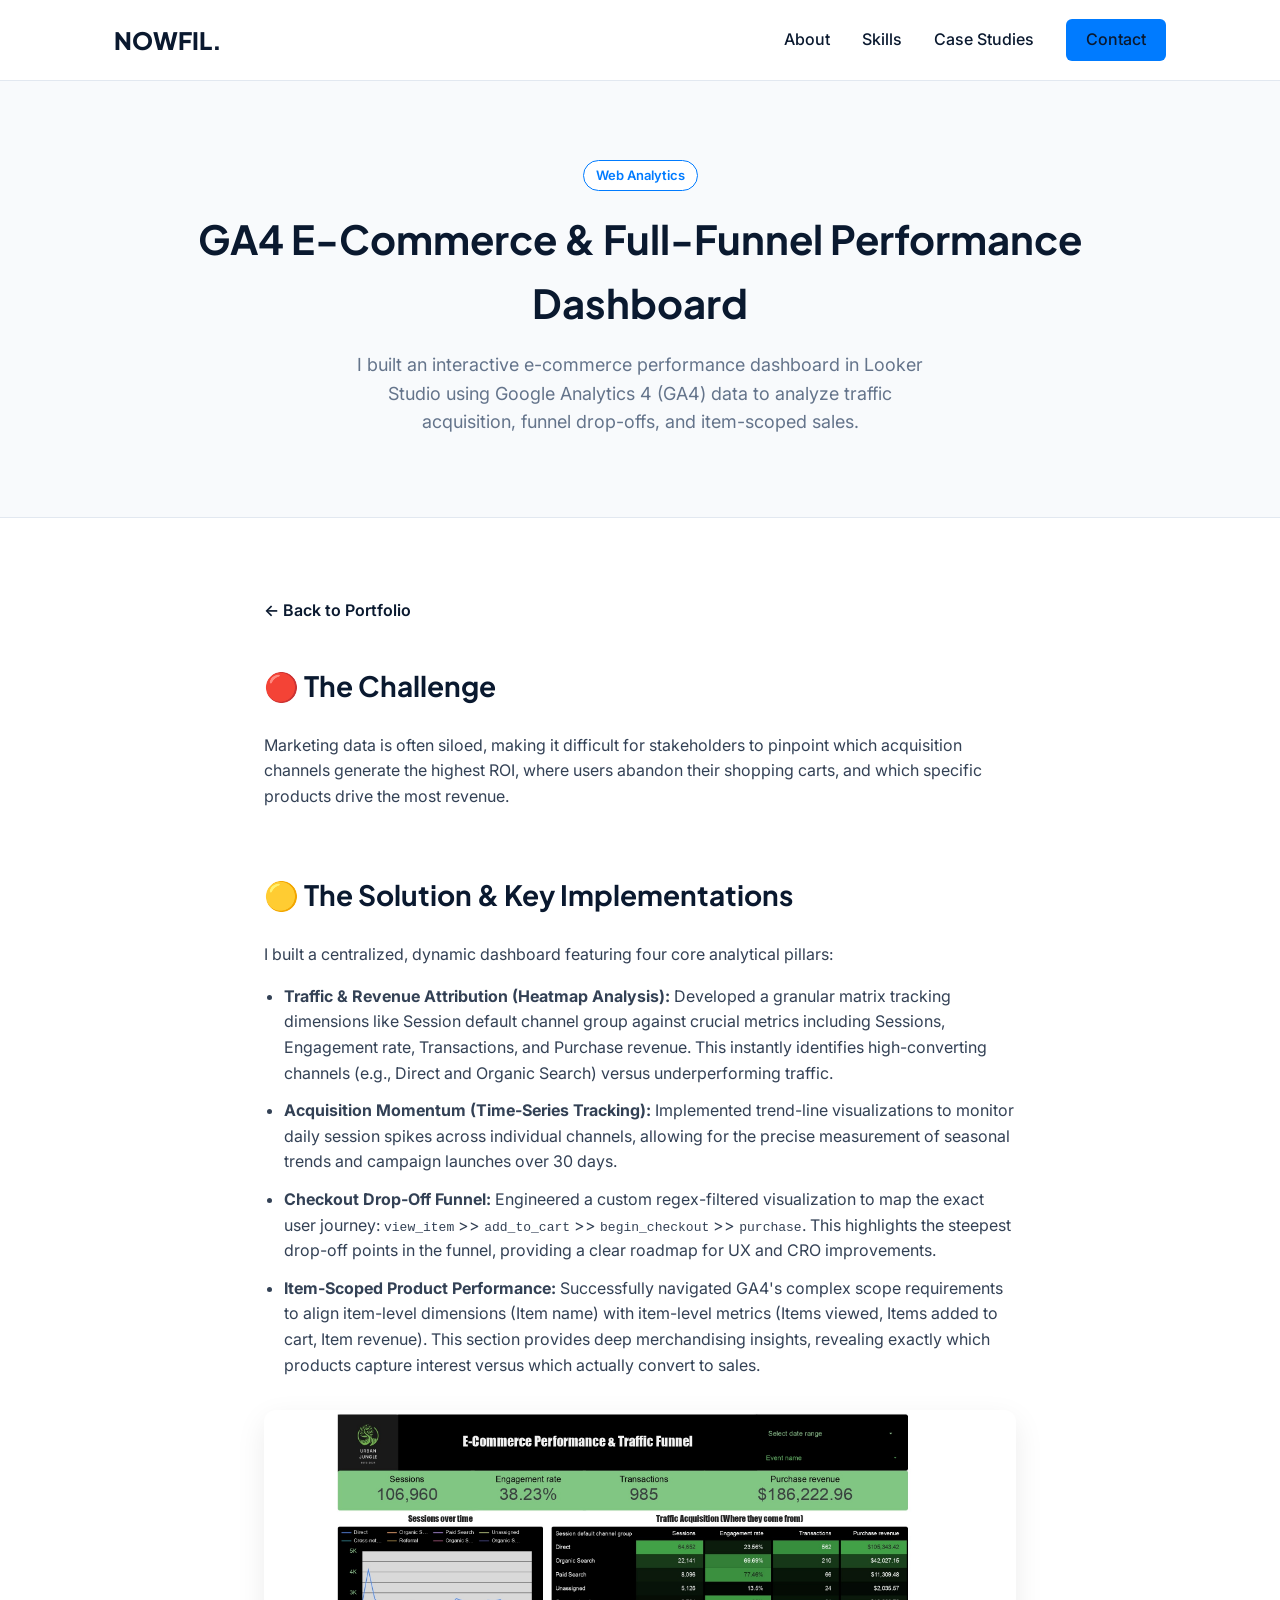
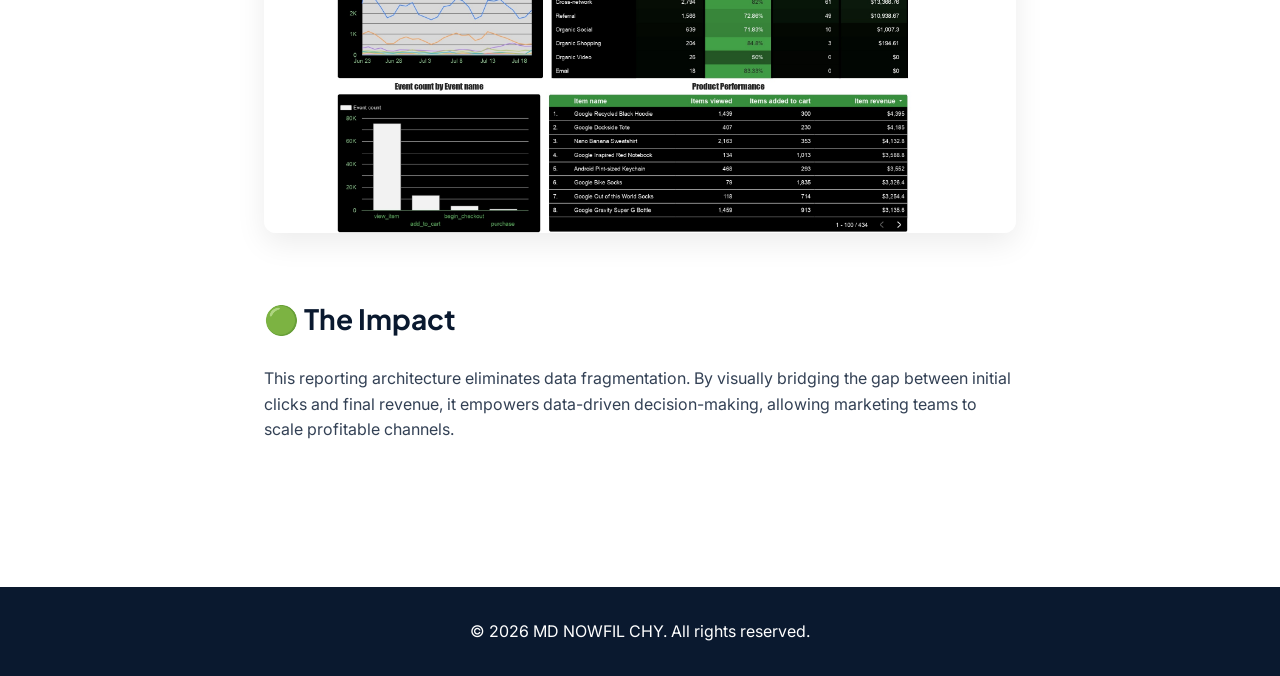
<file: case-study-looker-studio.html>
<!DOCTYPE html>
<html lang="en">
<head>
    <meta charset="UTF-8">
    <meta name="viewport" content="width=device-width, initial-scale=1.0">
    <title>GA4 E-Commerce Looker Studio Dashboard | MD NOWFIL CHY</title>
    <link href="https://fonts.googleapis.com/css2?family=Inter:wght@400;500;600&family=Plus+Jakarta+Sans:wght@500;700;800&display=swap" rel="stylesheet">
    <link rel="stylesheet" href="style.css">
</head>
<body>

    <!-- Sticky Navigation -->
    <nav class="navbar">
        <div class="container nav-container">
            <a href="index.html" class="logo">NOWFIL.</a>
            <ul class="nav-links">
                <li><a href="index.html#about">About</a></li>
                <li><a href="index.html#skills">Skills</a></li>
                <li><a href="index.html#work">Case Studies</a></li>
                <li><a href="index.html#contact" class="btn-small">Contact</a></li>
            </ul>
        </div>
    </nav>

    <!-- Case Study Header -->
    <header class="cs-header">
        <div class="container">
            <span class="client-tag">Web Analytics</span>
            <h1>GA4 E-Commerce & Full-Funnel Performance Dashboard</h1>
            <p class="bio" style="max-width: 600px; margin: 0 auto;">I built an interactive e-commerce performance dashboard in Looker Studio using Google Analytics 4 (GA4) data to analyze traffic acquisition, funnel drop-offs, and item-scoped sales.</p>
        </div>
    </header>

    <!-- Case Study Content -->
    <main class="cs-content-container">
        <a href="index.html#work" class="back-link">← Back to Portfolio</a>

        <div class="cs-section">
            <h2>🔴 The Challenge</h2>
            <p>Marketing data is often siloed, making it difficult for stakeholders to pinpoint which acquisition channels generate the highest ROI, where users abandon their shopping carts, and which specific products drive the most revenue.</p>
        </div>

        <div class="cs-section">
            <h2>🟡 The Solution & Key Implementations</h2>
            <p>I built a centralized, dynamic dashboard featuring four core analytical pillars:</p>
            
            <ul style="margin-left: 20px; margin-bottom: 24px; margin-top: 16px;">
                <li style="margin-bottom: 12px;"><strong>Traffic & Revenue Attribution (Heatmap Analysis):</strong> Developed a granular matrix tracking dimensions like Session default channel group against crucial metrics including Sessions, Engagement rate, Transactions, and Purchase revenue. This instantly identifies high-converting channels (e.g., Direct and Organic Search) versus underperforming traffic.</li>
                <li style="margin-bottom: 12px;"><strong>Acquisition Momentum (Time-Series Tracking):</strong> Implemented trend-line visualizations to monitor daily session spikes across individual channels, allowing for the precise measurement of seasonal trends and campaign launches over 30 days.</li>
                <li style="margin-bottom: 12px;"><strong>Checkout Drop-Off Funnel:</strong> Engineered a custom regex-filtered visualization to map the exact user journey: <code>view_item</code> &gt;&gt; <code>add_to_cart</code> &gt;&gt; <code>begin_checkout</code> &gt;&gt; <code>purchase</code>. This highlights the steepest drop-off points in the funnel, providing a clear roadmap for UX and CRO improvements.</li>
                <li style="margin-bottom: 12px;"><strong>Item-Scoped Product Performance:</strong> Successfully navigated GA4's complex scope requirements to align item-level dimensions (Item name) with item-level metrics (Items viewed, Items added to cart, Item revenue). This section provides deep merchandising insights, revealing exactly which products capture interest versus which actually convert to sales.</li>
            </ul>
            
            <!-- Dashboard Screenshot -->
            <img src="Urban_Jungle_Monthly_Report (1)_page-0001 (1).jpg" alt="GA4 E-Commerce Looker Studio Dashboard Overview" class="cs-image-full">
        </div>

        <div class="cs-section">
            <h2>🟢 The Impact</h2>
            <p>This reporting architecture eliminates data fragmentation. By visually bridging the gap between initial clicks and final revenue, it empowers data-driven decision-making, allowing marketing teams to scale profitable channels.</p>
        </div>
        
    </main>

    <footer>
        <p>&copy; 2026 MD NOWFIL CHY. All rights reserved.</p>
    </footer>

</body>
</html>
</file>
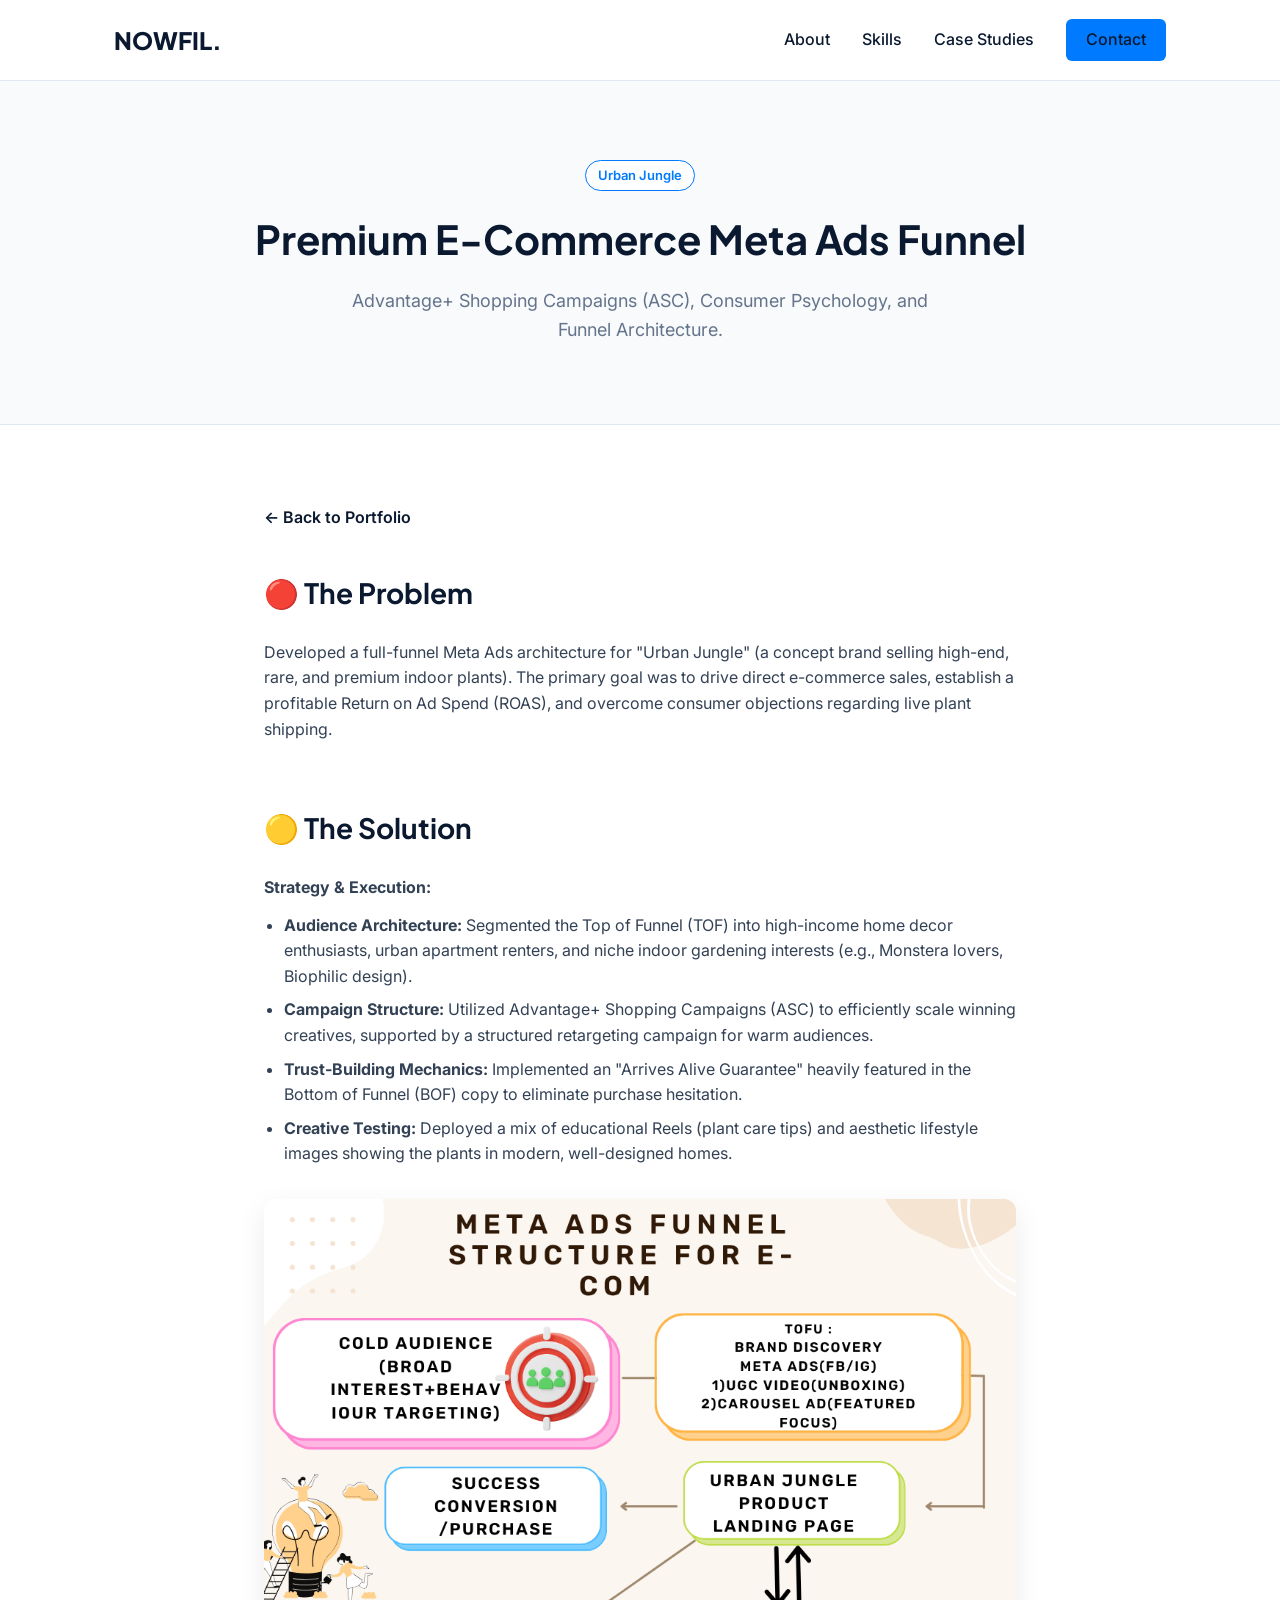
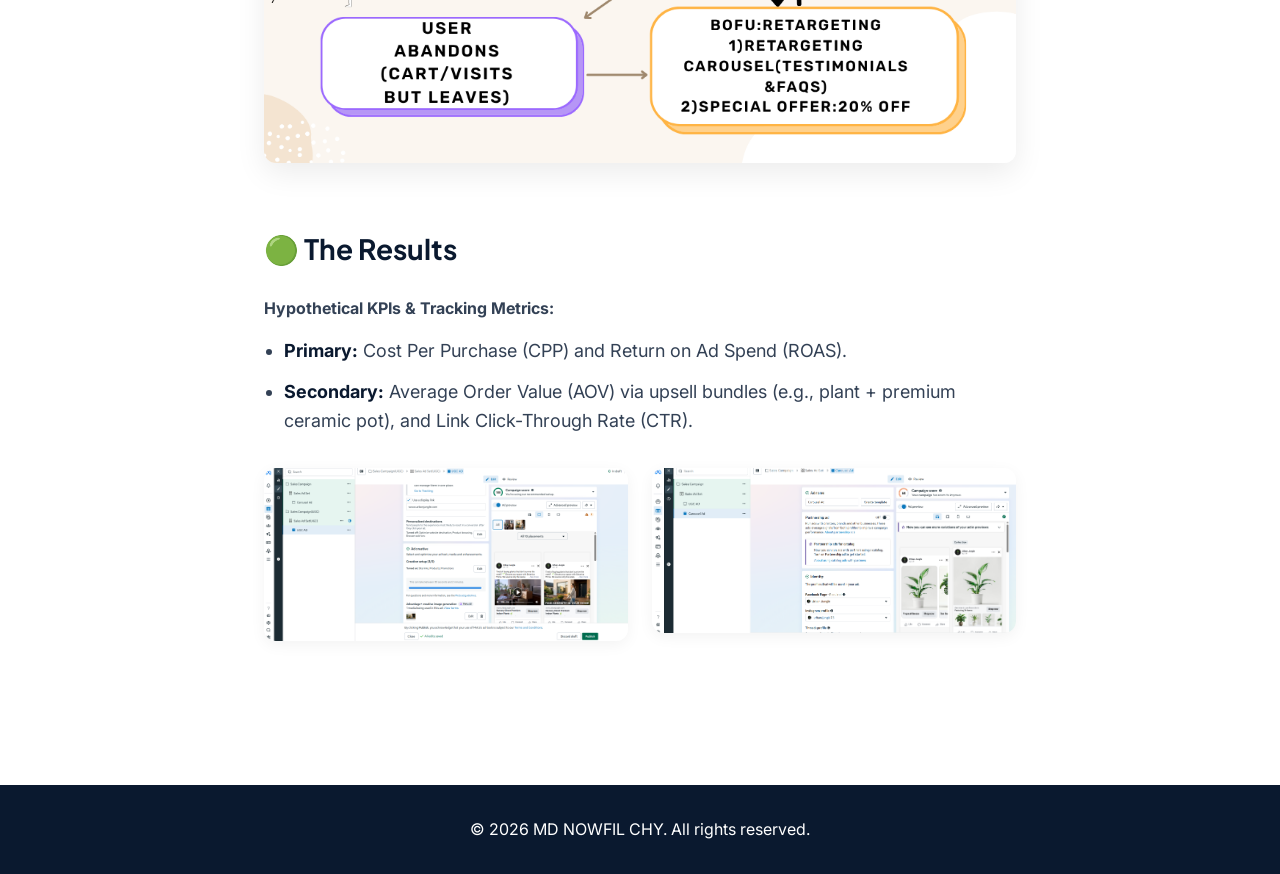
<file: case-study-premium-plant.html>
<!DOCTYPE html>
<html lang="en">
<head>
    <meta charset="UTF-8">
    <meta name="viewport" content="width=device-width, initial-scale=1.0">
    <title>Premium E-Commerce Meta Ads Funnel | MD NOWFIL CHY</title>
    <link href="https://fonts.googleapis.com/css2?family=Inter:wght@400;500;600&family=Plus+Jakarta+Sans:wght@500;700;800&display=swap" rel="stylesheet">
    <link rel="stylesheet" href="style.css">
</head>
<body>

    <!-- Sticky Navigation -->
    <nav class="navbar">
        <div class="container nav-container">
            <a href="index.html" class="logo">NOWFIL.</a>
            <ul class="nav-links">
                <li><a href="index.html#about">About</a></li>
                <li><a href="index.html#skills">Skills</a></li>
                <li><a href="index.html#work">Case Studies</a></li>
                <li><a href="index.html#contact" class="btn-small">Contact</a></li>
            </ul>
        </div>
    </nav>

    <!-- Case Study Header -->
    <header class="cs-header">
        <div class="container">
            <span class="client-tag">Urban Jungle</span>
            <h1>Premium E-Commerce Meta Ads Funnel</h1>
            <p class="bio" style="max-width: 600px; margin: 0 auto;">Advantage+ Shopping Campaigns (ASC), Consumer Psychology, and Funnel Architecture.</p>
        </div>
    </header>

    <!-- Case Study Content -->
    <main class="cs-content-container">
        <a href="index.html#work" class="back-link">← Back to Portfolio</a>

        <div class="cs-section">
            <h2>🔴 The Problem</h2>
            <p>Developed a full-funnel Meta Ads architecture for "Urban Jungle" (a concept brand selling high-end, rare, and premium indoor plants). The primary goal was to drive direct e-commerce sales, establish a profitable Return on Ad Spend (ROAS), and overcome consumer objections regarding live plant shipping.</p>
        </div>

        <div class="cs-section">
            <h2>🟡 The Solution</h2>
            <p><strong>Strategy & Execution:</strong></p>
            <ul style="margin-left: 20px; margin-bottom: 24px; margin-top: 12px;">
                <li style="margin-bottom: 8px;"><strong>Audience Architecture:</strong> Segmented the Top of Funnel (TOF) into high-income home decor enthusiasts, urban apartment renters, and niche indoor gardening interests (e.g., Monstera lovers, Biophilic design).</li>
                <li style="margin-bottom: 8px;"><strong>Campaign Structure:</strong> Utilized Advantage+ Shopping Campaigns (ASC) to efficiently scale winning creatives, supported by a structured retargeting campaign for warm audiences.</li>
                <li style="margin-bottom: 8px;"><strong>Trust-Building Mechanics:</strong> Implemented an "Arrives Alive Guarantee" heavily featured in the Bottom of Funnel (BOF) copy to eliminate purchase hesitation.</li>
                <li style="margin-bottom: 8px;"><strong>Creative Testing:</strong> Deployed a mix of educational Reels (plant care tips) and aesthetic lifestyle images showing the plants in modern, well-designed homes.</li>
            </ul>
            
            <!-- Funnel Architecture Image -->
            <img src="funnel.png" alt="Meta Ads Funnel Structure" class="cs-image-full">
        </div>

        <div class="cs-section">
            <h2>🟢 The Results</h2>
            <p><strong>Hypothetical KPIs & Tracking Metrics:</strong></p>
            
            <ul class="results-list" style="margin-top: 16px; font-size: 18px;">
                <li><strong>Primary:</strong> Cost Per Purchase (CPP) and Return on Ad Spend (ROAS).</li>
                <li><strong>Secondary:</strong> Average Order Value (AOV) via upsell bundles (e.g., plant + premium ceramic pot), and Link Click-Through Rate (CTR).</li>
            </ul>
            
            <!-- Results Images Grid -->
            <div class="cs-image-grid" style="margin-top: 32px;">
                <img src="ugc-video.jpg" alt="Meta Ads UGC Video Setup">
                <img src="carousel.jpg" alt="Meta Ads Carousel Setup">
            </div>
        </div>
        
    </main>

    <footer>
        <p>&copy; 2026 MD NOWFIL CHY. All rights reserved.</p>
    </footer>

</body>
</html>
</file>
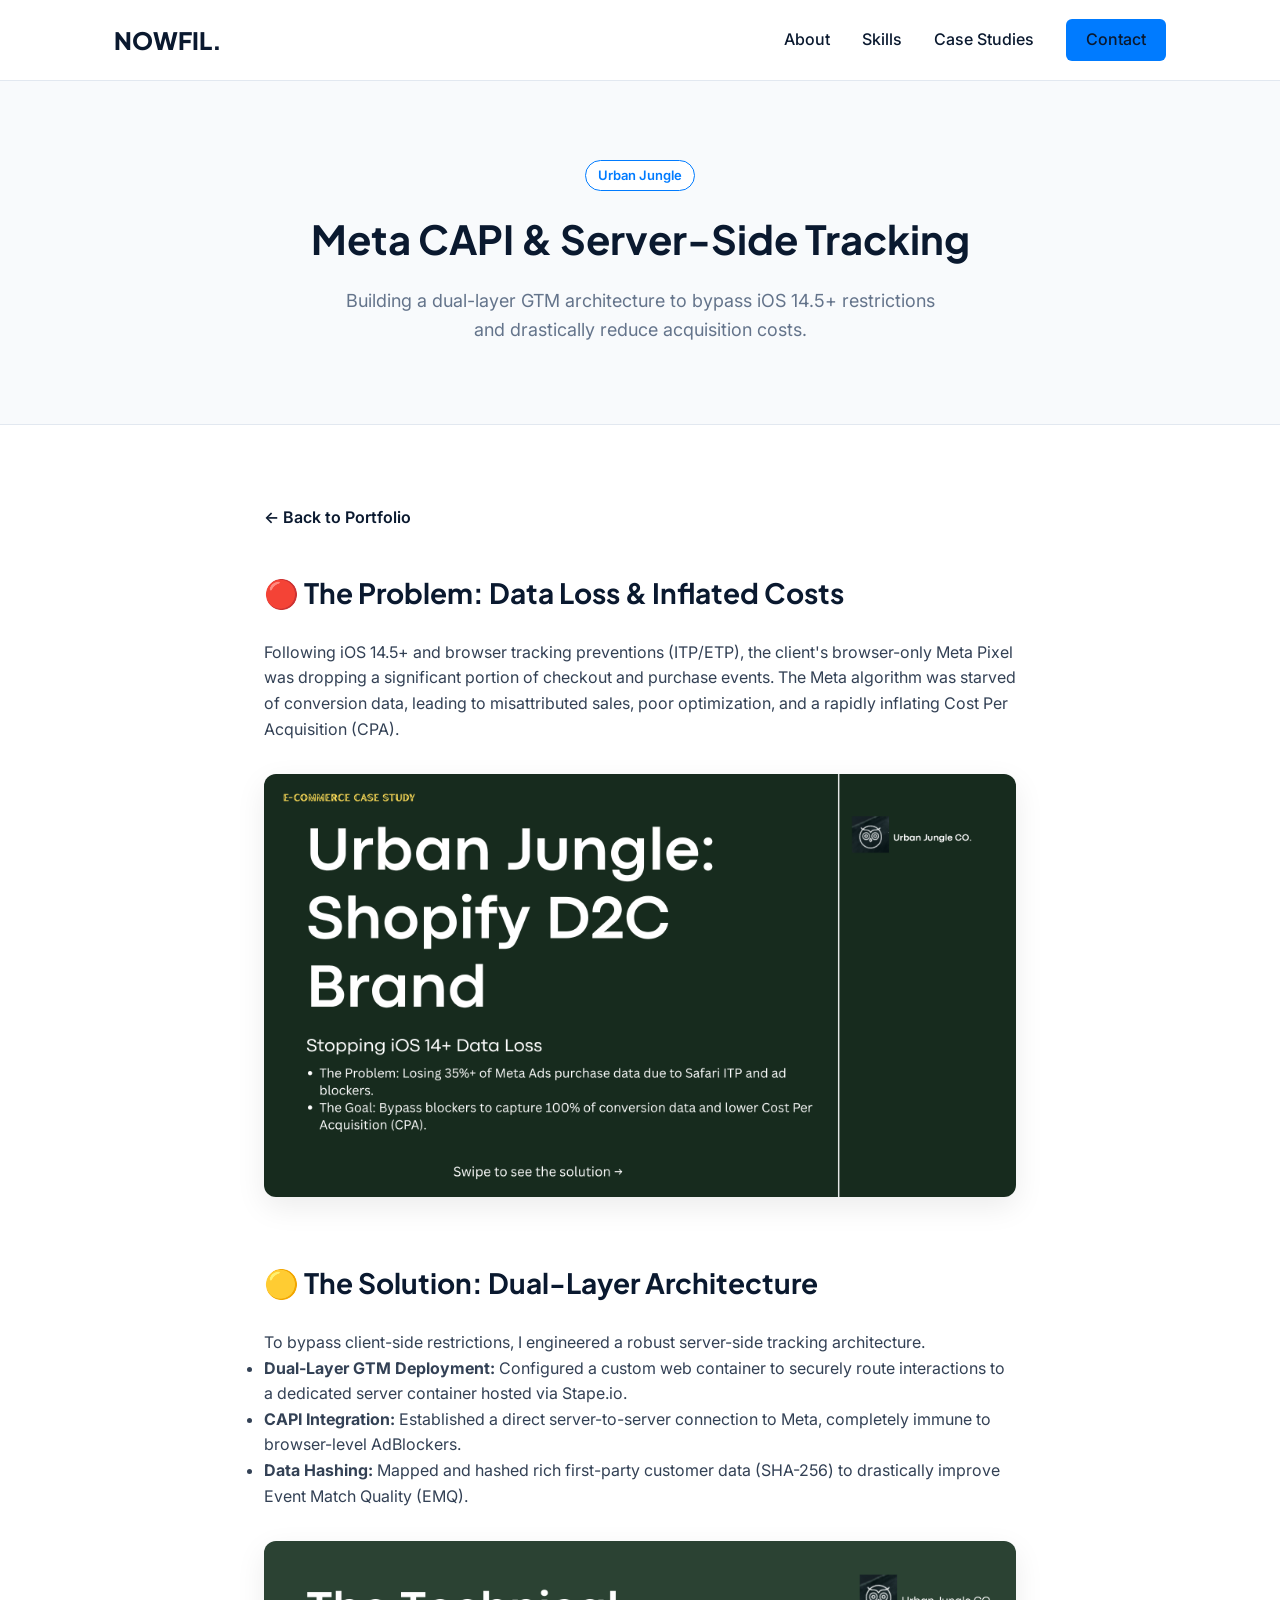
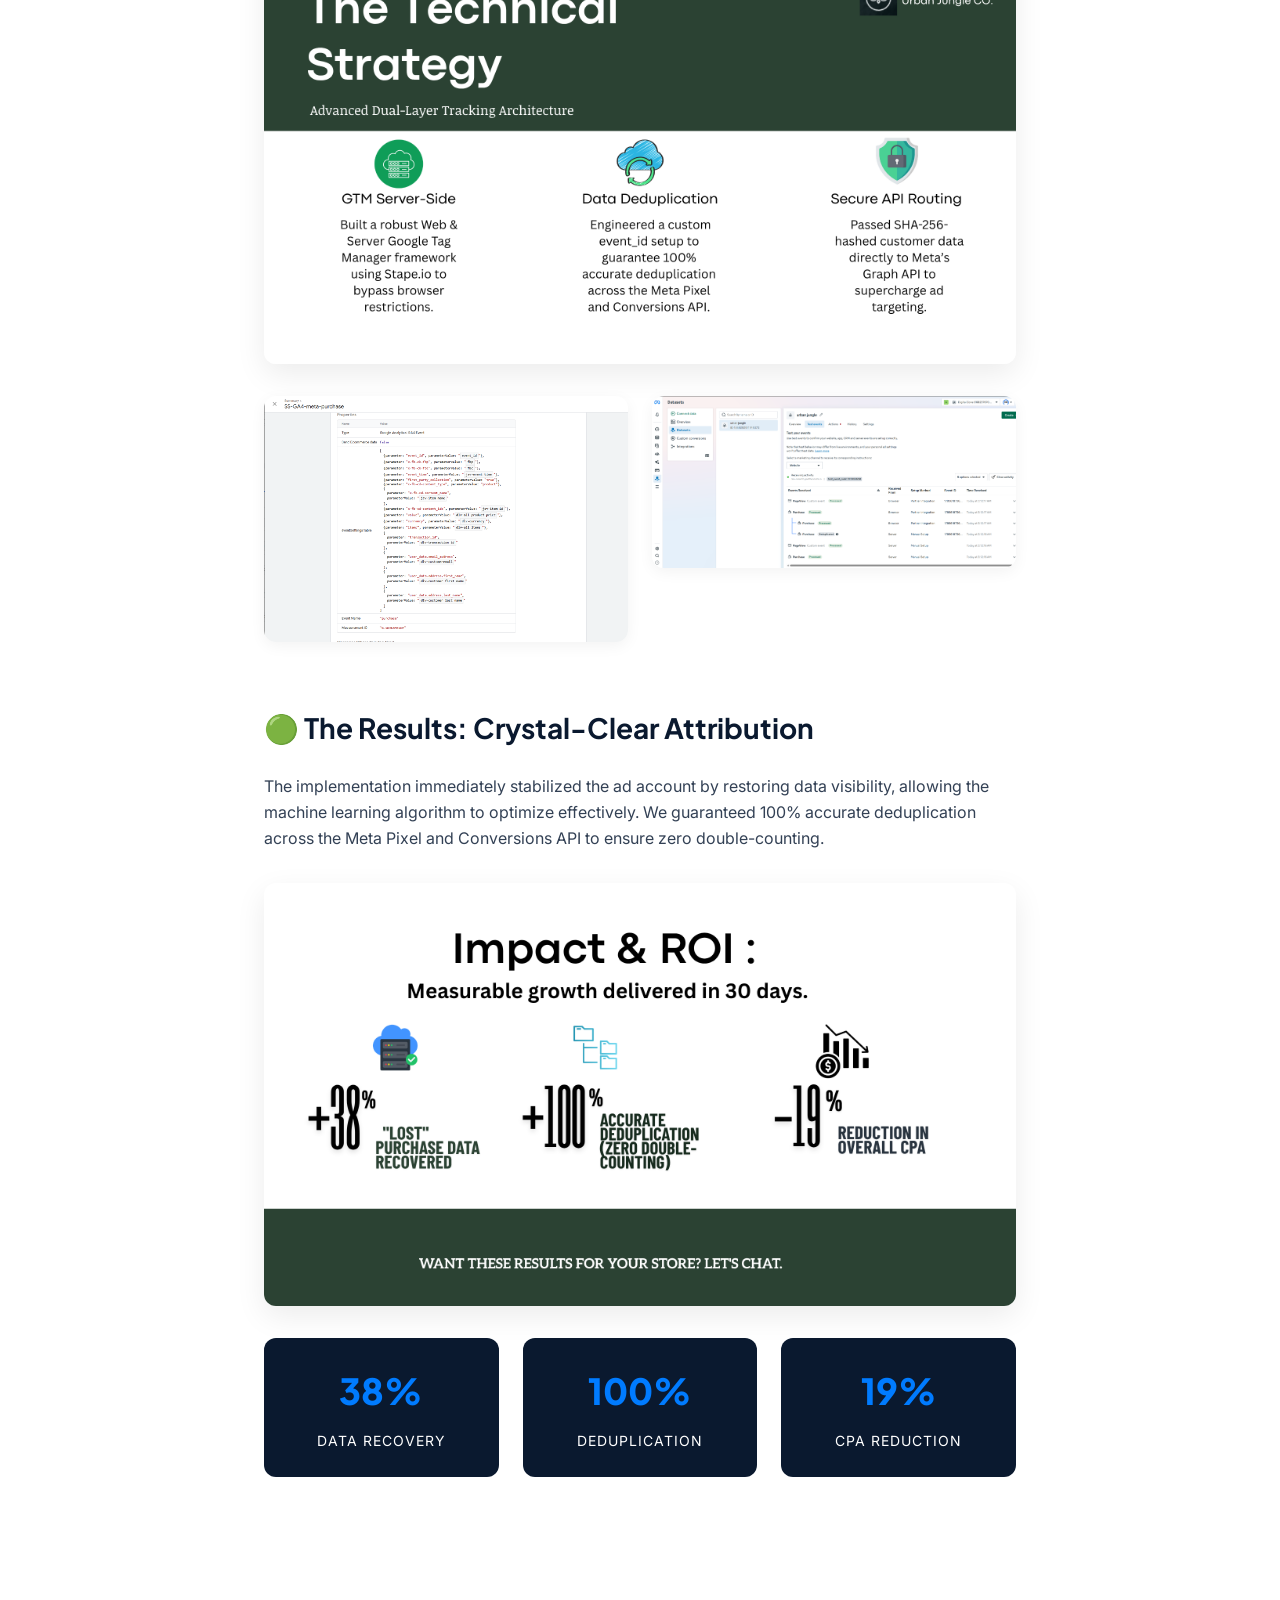
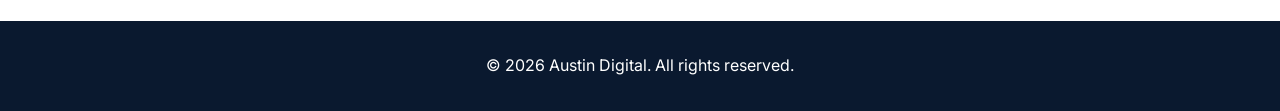
<file: case-study-urban-jungle.html>
<!DOCTYPE html>
<html lang="en">
<head>
    <meta charset="UTF-8">
    <meta name="viewport" content="width=device-width, initial-scale=1.0">
    <title>Meta CAPI & Server-Side Tracking | MD NOWFIL CHY</title>
    <link href="https://fonts.googleapis.com/css2?family=Inter:wght@400;500;600&family=Plus+Jakarta+Sans:wght@500;700;800&display=swap" rel="stylesheet">
    <link rel="stylesheet" href="style.css">
</head>
<body>

    <!-- Sticky Navigation -->
    <nav class="navbar">
        <div class="container nav-container">
            <a href="index.html" class="logo">NOWFIL.</a>
            <ul class="nav-links">
                <li><a href="index.html#about">About</a></li>
                <li><a href="index.html#skills">Skills</a></li>
                <li><a href="index.html#work">Case Studies</a></li>
                <li><a href="index.html#contact" class="btn-small">Contact</a></li>
            </ul>
        </div>
    </nav>

    <!-- Case Study Header -->
    <header class="cs-header">
        <div class="container">
            <span class="client-tag">Urban Jungle</span>
            <h1>Meta CAPI & Server-Side Tracking</h1>
            <p class="bio" style="max-width: 600px; margin: 0 auto;">Building a dual-layer GTM architecture to bypass iOS 14.5+ restrictions and drastically reduce acquisition costs.</p>
        </div>
    </header>

    <!-- Case Study Content -->
    <main class="cs-content-container">
        <a href="index.html#work" class="back-link">← Back to Portfolio</a>

        <div class="cs-section">
            <h2>🔴 The Problem: Data Loss & Inflated Costs</h2>
            <p>Following iOS 14.5+ and browser tracking preventions (ITP/ETP), the client's browser-only Meta Pixel was dropping a significant portion of checkout and purchase events. The Meta algorithm was starved of conversion data, leading to misattributed sales, poor optimization, and a rapidly inflating Cost Per Acquisition (CPA).</p>
            
            <!-- Intro/Problem Slide -->
            <img src="Title.png" alt="Urban Jungle Case Study Problem - iOS 14+ Data Loss" class="cs-image-full">
        </div>

        <div class="cs-section">
            <h2>🟡 The Solution: Dual-Layer Architecture</h2>
            <p>To bypass client-side restrictions, I engineered a robust server-side tracking architecture.</p>
            <ul>
                <li><strong>Dual-Layer GTM Deployment:</strong> Configured a custom web container to securely route interactions to a dedicated server container hosted via Stape.io.</li>
                <li><strong>CAPI Integration:</strong> Established a direct server-to-server connection to Meta, completely immune to browser-level AdBlockers.</li>
                <li><strong>Data Hashing:</strong> Mapped and hashed rich first-party customer data (SHA-256) to drastically improve Event Match Quality (EMQ).</li>
            </ul>

            <!-- Architecture Strategy Slide -->
            <img src="Agenda.png" alt="Technical Strategy Architecture" class="cs-image-full">

            <!-- Technical Proof Grid -->
            <div class="cs-image-grid">
                <img src="FB CAPI PURCHASE TAG FIRED.png" alt="GTM Server-Side Purchase Tag Execution">
                <img src="Fb Capi Event deduplication.png" alt="Meta Conversions API Deduplication Verification">
            </div>
        </div>

        <div class="cs-section">
            <h2>🟢 The Results: Crystal-Clear Attribution</h2>
            <p>The implementation immediately stabilized the ad account by restoring data visibility, allowing the machine learning algorithm to optimize effectively. We guaranteed 100% accurate deduplication across the Meta Pixel and Conversions API to ensure zero double-counting.</p>
            
            <!-- ROI & Impact Slide -->
            <img src="Overview.png" alt="Impact and ROI Metrics" class="cs-image-full" style="margin-bottom: 12px;">

            <div class="metrics-grid">
                <div class="metric">
                    <span class="metric-number">38%</span>
                    <span class="metric-label">Data Recovery</span>
                </div>
                <div class="metric">
                    <span class="metric-number">100%</span>
                    <span class="metric-label">Deduplication</span>
                </div>
                <div class="metric">
                    <span class="metric-number">19%</span>
                    <span class="metric-label">CPA Reduction</span>
                </div>
            </div>
        </div>
        
    </main>

    <footer>
        <p>&copy; 2026 Austin Digital. All rights reserved.</p>
    </footer>

</body>
</html>
</file>
<file: style.css>
/* Variables & Reset */
:root {
    --navy: #0A192F;
    --navy-light: #112240;
    --electric-blue: #007BFF;
    --electric-blue-hover: #0056b3;
    --white: #FFFFFF;
    --bg-light: #F8FAFC;
    --text-main: #334155;
    --text-muted: #64748B;
    --border-color: #E2E8F0;
}

* {
    margin: 0;
    padding: 0;
    box-sizing: border-box;
}

html {
    scroll-behavior: smooth;
}

body {
    font-family: 'Inter', sans-serif;
    color: var(--text-main);
    background-color: var(--white);
    line-height: 1.6;
}

h1, h2, h3, h4, .logo {
    font-family: 'Plus Jakarta Sans', sans-serif;
    color: var(--navy);
}

.container {
    max-width: 1100px;
    margin: 0 auto;
    padding: 0 24px;
}

.highlight {
    color: var(--electric-blue);
}

.bg-light {
    background-color: var(--bg-light);
}

/* Buttons */
.btn-primary, .btn-secondary, .btn-small {
    display: inline-block;
    padding: 14px 28px;
    border-radius: 6px;
    text-decoration: none;
    font-weight: 600;
    transition: all 0.3s ease;
    cursor: pointer;
    border: none;
    font-family: 'Inter', sans-serif;
}

.btn-primary {
    background-color: var(--electric-blue);
    color: var(--white);
}

.btn-primary:hover {
    background-color: var(--electric-blue-hover);
    transform: translateY(-2px);
}

.btn-secondary {
    background-color: transparent;
    color: var(--navy);
    border: 2px solid var(--navy);
}

.btn-secondary:hover {
    background-color: var(--navy);
    color: var(--white);
}

.btn-small {
    padding: 8px 20px;
    background-color: var(--electric-blue);
    color: var(--white);
}

/* Navigation */
.navbar {
    position: fixed;
    top: 0;
    width: 100%;
    background-color: rgba(255, 255, 255, 0.95);
    backdrop-filter: blur(10px);
    z-index: 1000;
    border-bottom: 1px solid var(--border-color);
}

.nav-container {
    display: flex;
    justify-content: space-between;
    align-items: center;
    height: 80px;
}

.logo {
    font-size: 24px;
    font-weight: 800;
    text-decoration: none;
}

.nav-links {
    list-style: none;
    display: flex;
    align-items: center;
    gap: 32px;
}

.nav-links a {
    text-decoration: none;
    color: var(--navy);
    font-weight: 500;
    transition: color 0.2s;
}

.nav-links a:hover {
    color: var(--electric-blue);
}

/* Sections */
section {
    padding: 100px 0;
}

.section-title {
    font-size: 36px;
    margin-bottom: 48px;
    text-align: center;
}

/* Hero */
#hero {
    padding: 160px 0 100px;
}

.hero-container {
    display: grid;
    grid-template-columns: 1fr 1fr;
    gap: 48px;
    align-items: center;
}

.hero-content h1 {
    font-size: 48px;
    line-height: 1.2;
    margin-bottom: 24px;
}

.bio {
    font-size: 18px;
    color: var(--text-muted);
    margin-bottom: 32px;
}

.hero-buttons {
    display: flex;
    gap: 16px;
}

.image-placeholder img {
    width: 100%;
    max-width: 400px;
    border-radius: 12px;
    box-shadow: 0 20px 40px rgba(10, 25, 47, 0.1);
}

/* About & Skills */
.about-grid {
    display: grid;
    grid-template-columns: 3fr 2fr;
    gap: 48px;
}

.experience-card {
    background: var(--white);
    padding: 32px;
    border-radius: 12px;
    border-left: 4px solid var(--electric-blue);
    box-shadow: 0 4px 6px rgba(0,0,0,0.05);
}

.company {
    color: var(--electric-blue);
    font-weight: 600;
    margin-bottom: 12px;
}

.skills-grid {
    display: grid;
    grid-template-columns: repeat(auto-fit, minmax(200px, 1fr));
    gap: 16px;
}

.skill-item {
    background: var(--white);
    padding: 16px;
    border-radius: 8px;
    text-align: center;
    font-weight: 500;
    color: var(--navy);
    border: 1px solid var(--border-color);
    box-shadow: 0 2px 4px rgba(0,0,0,0.02);
}

/* Contact */
.contact-container {
    display: grid;
    grid-template-columns: 1fr 1fr;
    gap: 64px;
}

.social-links {
    margin-top: 32px;
    display: flex;
    flex-direction: column;
    gap: 16px;
}

.social-links a {
    color: var(--navy);
    font-weight: 600;
    text-decoration: none;
    font-size: 18px;
    display: inline-block;
    width: fit-content;
}

.social-links a:hover {
    color: var(--electric-blue);
}

.contact-form {
    display: flex;
    flex-direction: column;
    gap: 16px;
}

.contact-form input, .contact-form textarea {
    padding: 16px;
    border: 1px solid var(--border-color);
    border-radius: 8px;
    font-family: 'Inter', sans-serif;
    font-size: 16px;
    width: 100%;
}

.contact-form input:focus, .contact-form textarea:focus {
    outline: none;
    border-color: var(--electric-blue);
}

/* Footer */
footer {
    text-align: center;
    padding: 32px;
    background: var(--navy);
    color: var(--white);
}

/* Responsive Main Layout */
@media (max-width: 768px) {
    .nav-links { display: none; }
    .hero-container, .about-grid, .contact-container { grid-template-columns: 1fr; }
    #hero { padding: 120px 0 60px; }
    .hero-content h1 { font-size: 36px; }
    .hero-buttons { flex-direction: column; }
}

/* --- NEW STYLES FOR MULTI-PAGE CASE STUDIES --- */

/* Clickable Case Study Cards */
.projects-grid {
    display: grid;
    grid-template-columns: repeat(auto-fit, minmax(300px, 1fr));
    gap: 32px;
}

.project-card-link {
    text-decoration: none;
    color: inherit;
    display: block;
}

.project-card {
    background: var(--white);
    padding: 32px;
    border-radius: 12px;
    box-shadow: 0 4px 6px rgba(0,0,0,0.05);
    border: 1px solid var(--border-color);
    transition: transform 0.3s ease, box-shadow 0.3s ease;
    height: 100%;
    display: flex;
    flex-direction: column;
}

.project-card:hover {
    transform: translateY(-8px);
    box-shadow: 0 15px 30px rgba(0,123,255,0.1);
    border-color: var(--electric-blue);
}

.project-card .client-tag {
    align-self: flex-start;
    margin-bottom: 16px;
    display: inline-block;
    background: var(--bg-light);
    padding: 4px 12px;
    border-radius: 20px;
    font-size: 13px;
    font-weight: 600;
    color: var(--electric-blue);
    border: 1px solid var(--electric-blue);
}

.project-card h4 {
    font-size: 20px;
    margin-bottom: 12px;
}

.project-card p {
    color: var(--text-muted);
    flex-grow: 1;
    margin-bottom: 24px;
}

.read-more {
    font-weight: 600;
    color: var(--electric-blue);
    font-size: 14px;
}

/* Individual Case Study Page Layout */
.cs-header {
    padding: 160px 0 80px;
    background-color: var(--bg-light);
    text-align: center;
    border-bottom: 1px solid var(--border-color);
}

.cs-header h1 {
    font-size: 40px;
    margin: 16px 0;
}

.cs-header .client-tag {
    background: var(--white);
    padding: 4px 12px;
    border-radius: 20px;
    font-size: 13px;
    font-weight: 600;
    color: var(--electric-blue);
    border: 1px solid var(--electric-blue);
    display: inline-block;
}

.cs-content-container {
    max-width: 800px;
    margin: 0 auto;
    padding: 80px 24px;
}

.cs-section {
    margin-bottom: 64px;
}

.cs-section h2 {
    font-size: 28px;
    margin-bottom: 24px;
    display: flex;
    align-items: center;
    gap: 12px;
}

/* Image Placeholders in Case Studies */
.cs-image-full {
    width: 100%;
    border-radius: 12px;
    margin: 32px 0;
    box-shadow: 0 10px 30px rgba(0,0,0,0.08);
    display: block;
}

.cs-image-grid {
    display: grid;
    grid-template-columns: 1fr 1fr;
    gap: 24px;
    margin: 32px 0;
}

.cs-image-grid img {
    width: 100%;
    border-radius: 12px;
    box-shadow: 0 4px 15px rgba(0,0,0,0.05);
}

.back-link {
    display: inline-flex;
    align-items: center;
    gap: 8px;
    color: var(--navy);
    font-weight: 600;
    text-decoration: none;
    margin-bottom: 40px;
    transition: color 0.2s;
}

.back-link:hover {
    color: var(--electric-blue);
}

/* Results Grid Metrics */
.metrics-grid {
    display: grid;
    grid-template-columns: repeat(3, 1fr);
    gap: 24px;
    margin-top: 32px;
}

.metric {
    text-align: center;
    padding: 24px;
    background: var(--navy);
    border-radius: 12px;
    color: var(--white);
}

.metric-number {
    display: block;
    font-size: 36px;
    font-weight: 800;
    font-family: 'Plus Jakarta Sans', sans-serif;
    color: var(--electric-blue);
    margin-bottom: 8px;
}

.metric-label {
    font-size: 14px;
    text-transform: uppercase;
    letter-spacing: 1px;
}

.results-list {
    margin-left: 20px;
}

.results-list li {
    margin-bottom: 12px;
}

.results-list strong {
    color: var(--navy);
}

@media (max-width: 768px) {
    .cs-header h1 { font-size: 32px; }
    .cs-image-grid { grid-template-columns: 1fr; }
    .metrics-grid { grid-template-columns: 1fr; }
}
</file>
